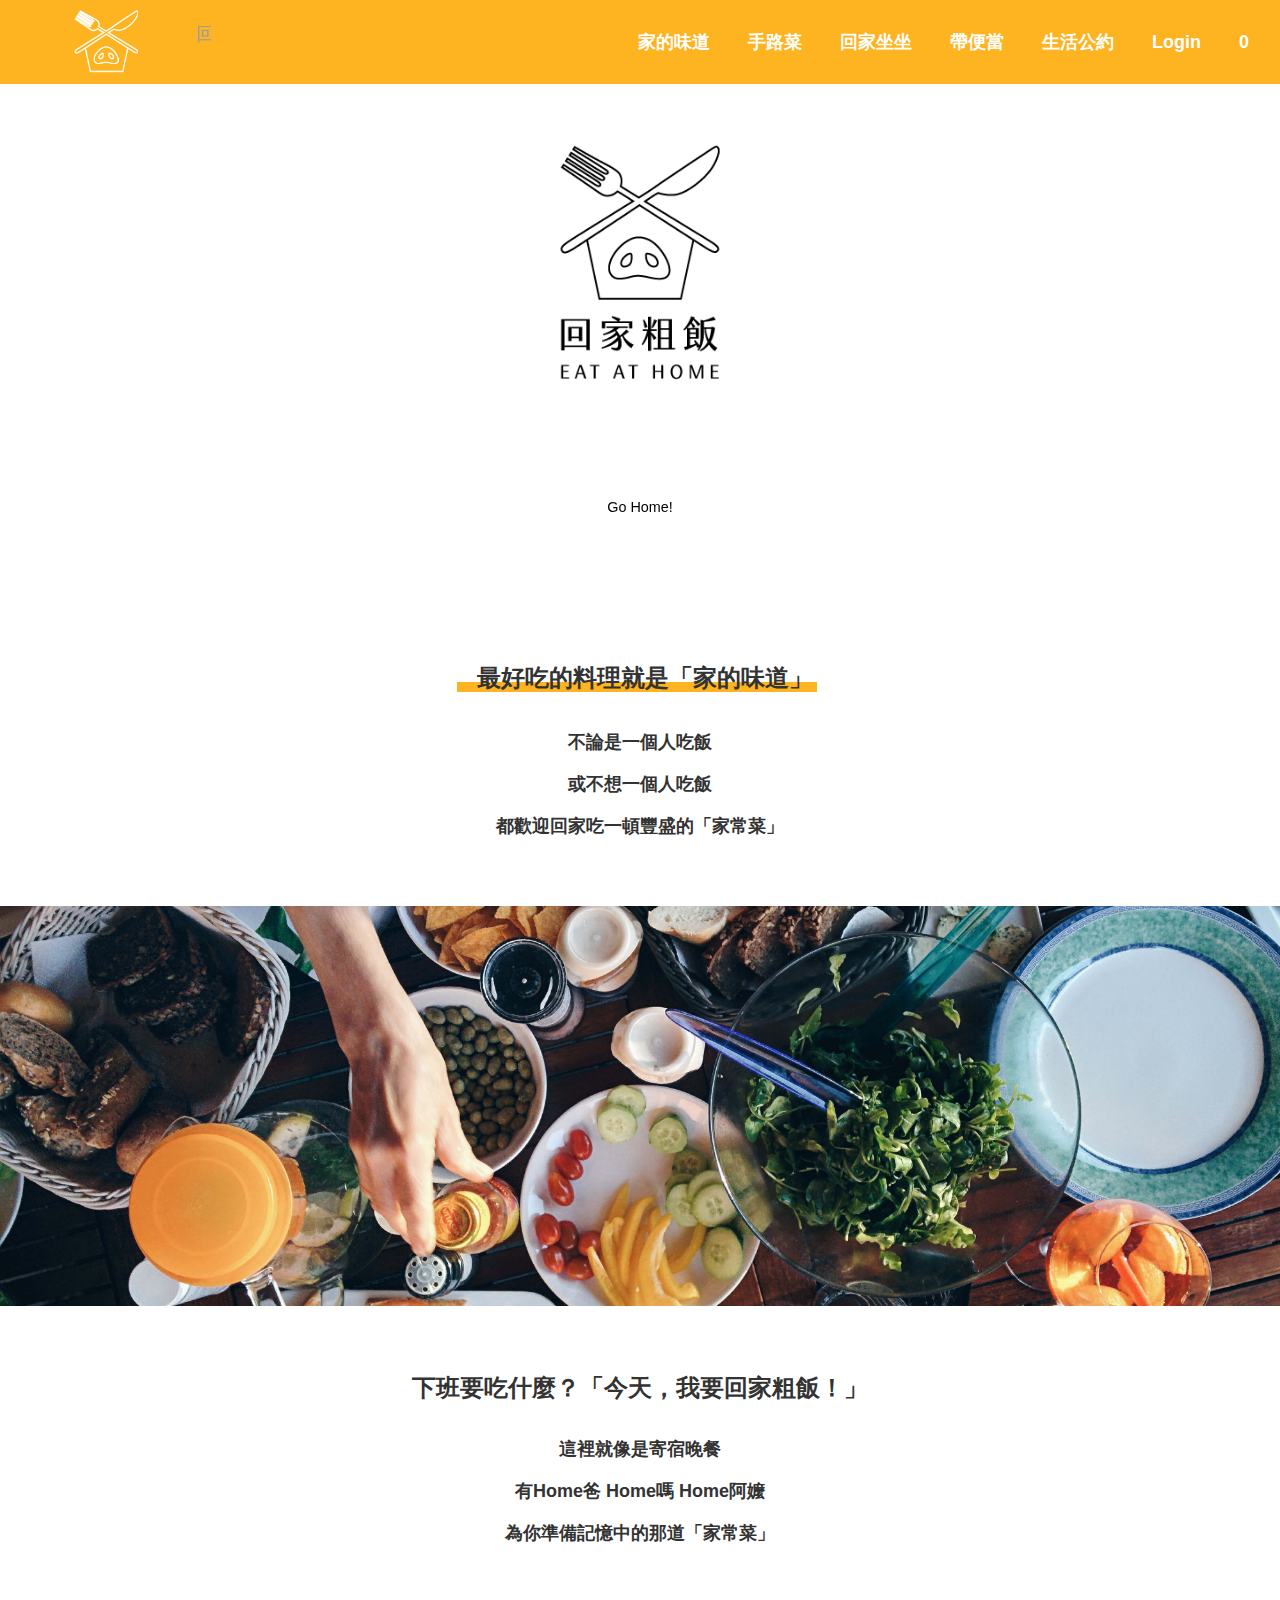
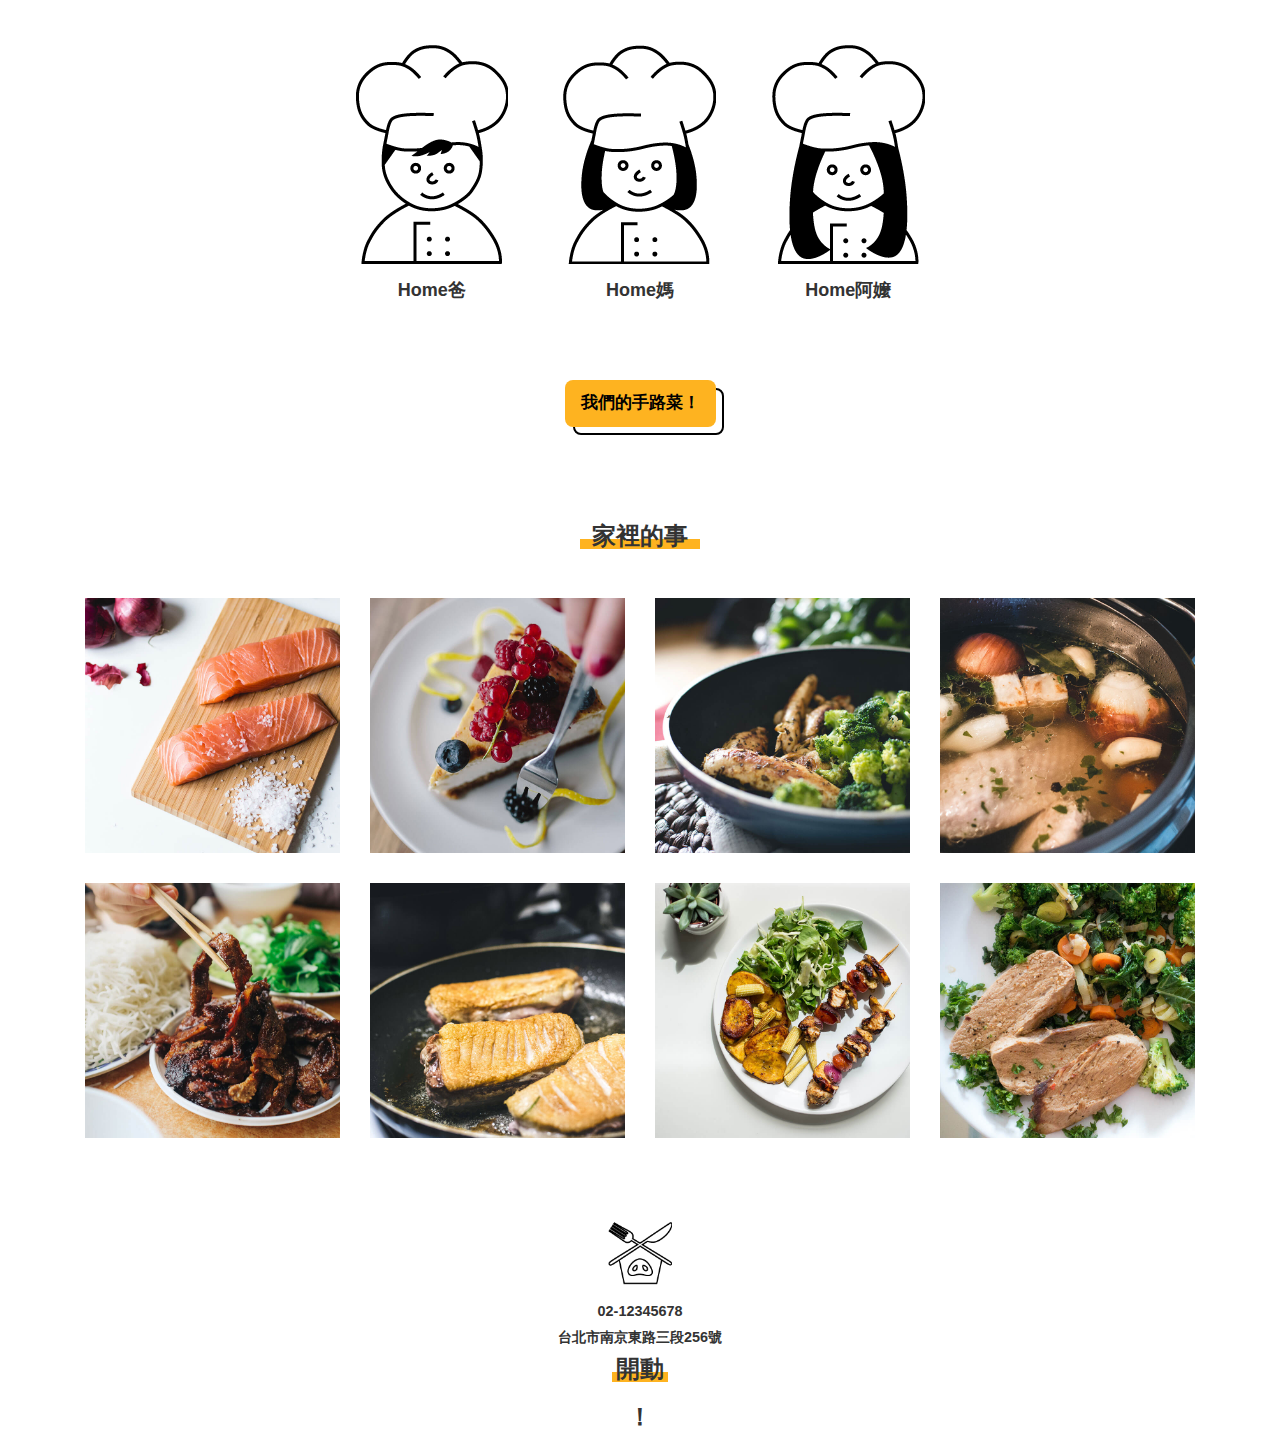
<file: index.html>
<!DOCTYPE html>
<html lang="zh-Hant-TW">
  <head>
    <title>回家粗飯 | EAT AT HOME</title>
    <meta charset="utf-8">
    <meta name="viewport" content="width=device-width, initial-scale=1.0">
    <link rel="icon" href="images/favicon.png" type="image/x-icon">
    <link rel="stylesheet" href="https://use.fontawesome.com/releases/v5.2.0/css/all.css" integrity="sha384-hWVjflwFxL6sNzntih27bfxkr27PmbbK/iSvJ+a4+0owXq79v+lsFkW54bOGbiDQ" crossorigin="anonymous">
    <link rel="stylesheet" href="https://maxcdn.bootstrapcdn.com/bootstrap/3.3.7/css/bootstrap.min.css">
    <link rel="stylesheet" href="css/style.css">
    <script src="https://ajax.googleapis.com/ajax/libs/jquery/3.3.1/jquery.min.js"></script>
    <script src="https://maxcdn.bootstrapcdn.com/bootstrap/3.3.7/js/bootstrap.min.js"></script>
  </head>
  <body>
    <!-- strat navbar -->
    <nav class="navbar navbar-inverse">
      <div class="container-fluid">
        <div class="navbar-header">
          <button type="button" class="navbar-toggle" data-toggle="collapse" data-target="#myNavbar">
          <span class="icon-bar"></span>
          <span class="icon-bar"></span>
          <span class="icon-bar"></span>
          </button>
          <a href="index.html" class="navbar-brand logo">回家粗飯 EAT AT HOME</a>
        </div>
        <div class="collapse navbar-collapse" id="myNavbar">
          <ul class="nav navbar-nav navbar-right">
            <li><a href="about.html"><h4><i class="fas fa-couch"></i>家的味道</h4></a></li>
            <li><a href="menu.html"><h4><i class="fas fa-concierge-bell"></i>手路菜</h4></a></li>
            <li><a href="reservation.html"><h4><i class="fas fa-utensils"></i>回家坐坐</h4></a></li>
            <li><a href="shop.html"><h4><i class="fas fa-drum"></i></i>帶便當</h4></a></li>
            <li><a href="QA.html"><h4><i class="fas fa-lightbulb"></i>生活公約</h4></a></li>
            <!-- <li><a href="#"><h4><i class="fas fa-bell"></i>家裡的事</h4></a></li> -->
            <!-- Login -->
            <li><a href="#" data-toggle="modal" data-target="#login-modal"><h4><i class="fas fa-key"></i>Login</h4></a></li>
            <li><a class="cart"><h4><i class="fas fa-shopping-cart"></i><span id="cartCount">0</span></h4></a></li>

            <div class="modal fade" id="login-modal" tabindex="-1" role="dialog" aria-labelledby="myModalLabel" aria-hidden="true" style="display: none;">
              <div class="modal-dialog">
                <div class="loginmodal-container">
                  <h1>請登入會員</h1><br>
                  <form>
                  <input type="text" name="user" placeholder="帳號">
                  <input type="password" name="pass" placeholder="密碼">
                  <input type="submit" name="login" class="login loginmodal-submit" value="登  入">
                  </form>
                  <div class="login-help">
                  <a href="#">註冊</a> | <a href="#">忘記密碼</a>
                  </div>
                </div>
              </div>
            </div>
            <!-- end Login -->
          </ul>
        </div>
      </div>
    </nav>
    <!-- end navbar -->
    <!-- start kv -->
    <div class="kv">
      <div class="container text-center">
        <div class="content">
          <div class="kv-logo">回家粗飯 EAT AT HOME</div>
          <a href="#anchor">
            <div class="scroll">
              <div class="arrow arrow-first"></div>
              <div class="arrow arrow-second"></div>
              <p>Go Home!</p>
            </div>
          </a>
        </div>
      </div>
      
    </div>
    <!-- end kv -->
    <!-- start jumbotron -->
    <div id="anchor" class="container text-center">
      <div class="content">
        <h2 class="yellow-title-lg">最好吃的料理就是「家的味道」</h2>
        <div class="box">
          <h4>不論是一個人吃飯</h4>
          <h4>或不想一個人吃飯</h4>
          <h4>都歡迎回家吃一頓豐盛的「家常菜」</h4>
        </div>
      </div>
    </div>
    <div class="index-banner"></div>
    <div class="container text-center">
      <div class="content">
        <h2>下班要吃什麼？「今天，我要回家粗飯！」</h2>
        <div class="box">
          <h4>這裡就像是寄宿晚餐</h4>
          <h4>有Home爸 Home嗎 Home阿嬤</h4>
          <h4>為你準備記憶中的那道「家常菜」</h4>
        </div>
      </div>
    </div>
    <!-- end jumbotron -->
    <!-- start family -->
    <div class="container-fluid bg-3 text-center">
      <div class="row box">
        <div class="col-sm-3"></div>
        <div class="col-sm-2">
          <img src="images/chef-01.png" class="img-responsive" alt="Image">
          <h4>Home爸</h4>
        </div>
        <div class="col-sm-2">
          <img src="images/chef-02.png" class="img-responsive" alt="Image">
          <h4>Home媽</h4>
        </div>
        <div class="col-sm-2">
          <img src="images/chef-03.png" class="img-responsive" alt="Image">
          <h4>Home阿嬤</h4>
        </div>
        <div class="col-sm-3"></div>
      </div>
      <button type="button" class="btn btn-warning"><h5>我們的手路菜！</h5></button>
    </div>
    <!-- end family -->
    <!-- IG -->
    <div class="container-fluid bg-3 text-center container">
      <div class="content">
        <h2 class="yellow-title-md">家裡的事</h2>
        <div class="row box">
          <div class="col-sm-3">
            <img src="images/ig-pic-01.jpg" style="width:100%" alt="Image">
          </div>
          <div class="col-sm-3">
            <img src="images/ig-pic-02.jpg" style="width:100%" alt="Image">
          </div>
          <div class="col-sm-3">
            <img src="images/ig-pic-03.jpg" style="width:100%" alt="Image">
          </div>
          <div class="col-sm-3">
            <img src="images/ig-pic-04.jpg" style="width:100%" alt="Image">
          </div>
          <div class="col-sm-3">
            <img src="images/ig-pic-05.jpg" style="width:100%" alt="Image">
          </div>
          <div class="col-sm-3">
            <img src="images/ig-pic-06.jpg" style="width:100%" alt="Image">
          </div>
          <div class="col-sm-3">
            <img src="images/ig-pic-07.jpg" style="width:100%" alt="Image">
          </div>
          <div class="col-sm-3">
            <img src="images/ig-pic-08.jpg" style="width:100%" alt="Image">
          </div>
        </div>
      </div>
    </div>
    <!-- end IG -->
    <!-- footer -->
    <footer class="container-fluid text-center">
      <div class="logo-black">回家粗飯 EAT AT HOME</div>
      <h5>02-12345678</h5>
      <h5>台北市南京東路三段256號</h5>
      <h2 class="yellow-title-sm">開動</h2>
      <h2>！</h2>
    </footer>
    <!-- end footer -->
    <!-- 錨點滑動 -->
    <script>
    $(function() {
    $('a[href*="#"]:not([href="#"])').click(function() {
    if (location.pathname.replace(/^\//,'') == this.pathname.replace(/^\//,'') && location.hostname == this.hostname) {
    var target = $(this.hash);
    target = target.length ? target : $('[name=' + this.hash.slice(1) +']');
    if (target.length) {
    $('html, body').animate({
    scrollTop: target.offset().top
    }, 1000);
    return false;
    }
    }
    });
    });
    </script>
  </body>
</html>
</file>
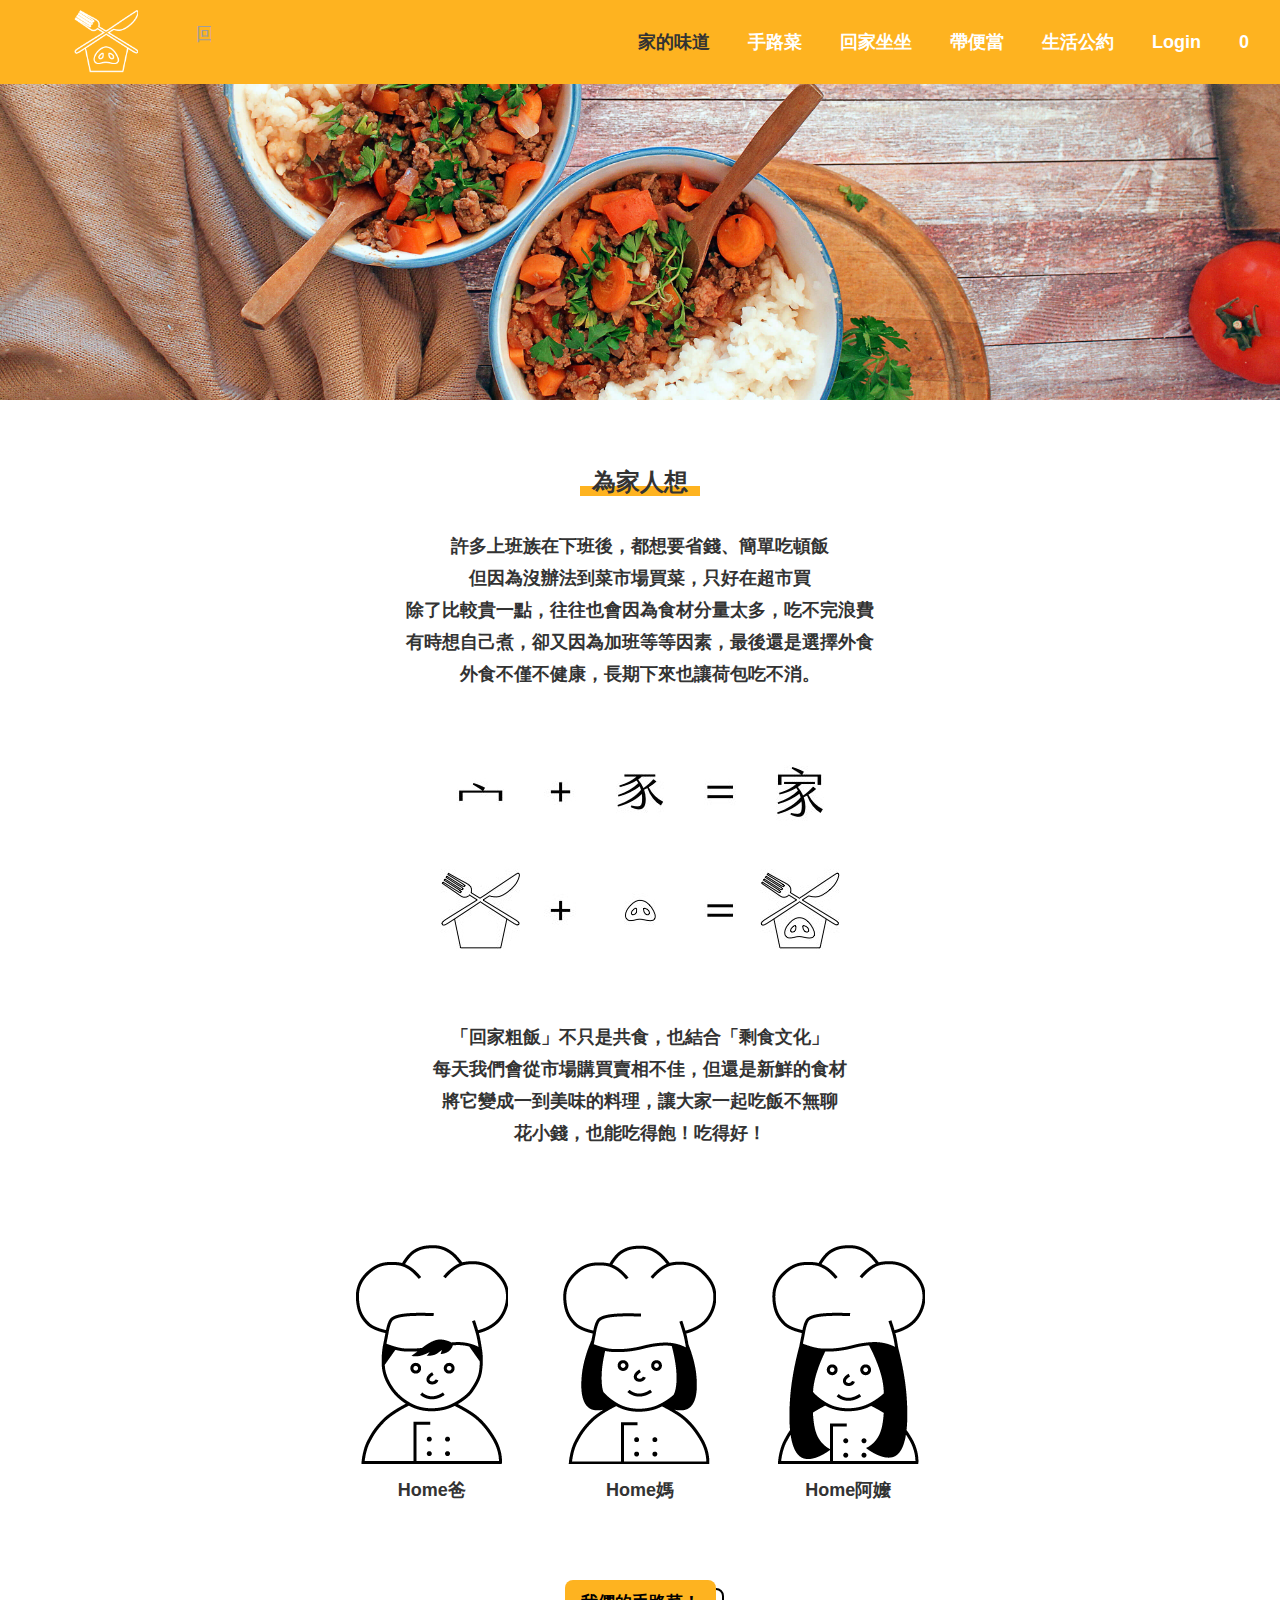
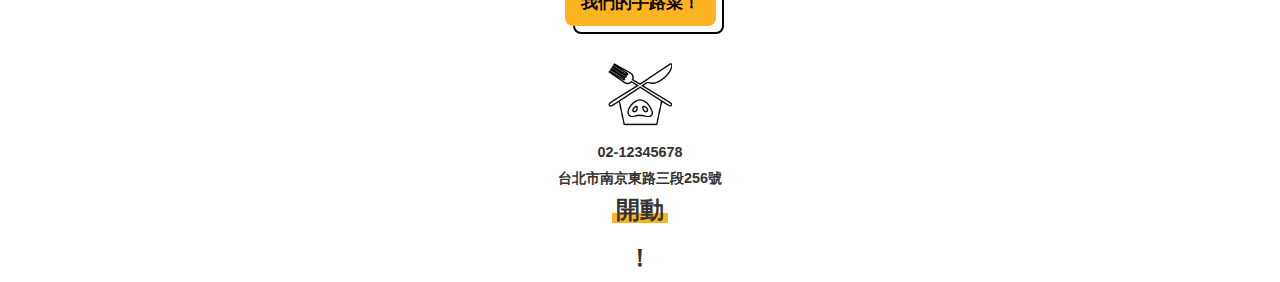
<file: about.html>
<!DOCTYPE html>
<html lang="zh-Hant-TW">
  <head>
    <title>回家粗飯 | EAT AT HOME</title>
    <meta charset="utf-8">
    <meta name="viewport" content="width=device-width, initial-scale=1.0">
    <link rel="icon" href="images/favicon.png" type="image/x-icon">
    <link rel="stylesheet" href="https://use.fontawesome.com/releases/v5.2.0/css/all.css" integrity="sha384-hWVjflwFxL6sNzntih27bfxkr27PmbbK/iSvJ+a4+0owXq79v+lsFkW54bOGbiDQ" crossorigin="anonymous">
    <link rel="stylesheet" href="https://maxcdn.bootstrapcdn.com/bootstrap/3.3.7/css/bootstrap.min.css">
    <link rel="stylesheet" href="css/style.css">
    <script src="https://ajax.googleapis.com/ajax/libs/jquery/3.3.1/jquery.min.js"></script>
    <script src="https://maxcdn.bootstrapcdn.com/bootstrap/3.3.7/js/bootstrap.min.js"></script>
  </head>
  <body>
    <!-- strat navbar -->
    <nav class="navbar navbar-inverse">
      <div class="container-fluid">
        <div class="navbar-header">
          <button type="button" class="navbar-toggle" data-toggle="collapse" data-target="#myNavbar">
          <span class="icon-bar"></span>
          <span class="icon-bar"></span>
          <span class="icon-bar"></span>
          </button>
          <a href="index.html" class="navbar-brand logo">回家粗飯 EAT AT HOME</a>
        </div>
        <div class="collapse navbar-collapse" id="myNavbar">
          <ul class="nav navbar-nav navbar-right">
            <li><a class="active" href="about.html"><h4><i class="fas fa-couch"></i>家的味道</h4></a></li>
            <li><a href="menu.html"><h4><i class="fas fa-concierge-bell"></i>手路菜</h4></a></li>
            <li><a href="reservation.html"><h4><i class="fas fa-utensils"></i>回家坐坐</h4></a></li>
            <li><a href="shop.html"><h4><i class="fas fa-drum"></i></i>帶便當</h4></a></li>
            <li><a href="QA.html"><h4><i class="fas fa-lightbulb"></i>生活公約</h4></a></li>
            <!-- <li><a href="#"><h4><i class="fas fa-bell"></i>家裡的事</h4></a></li> -->
            <!-- Login -->
            <li><a href="#" data-toggle="modal" data-target="#login-modal"><h4><i class="fas fa-key"></i>Login</h4></a></li>
            <li><a class="cart"><h4><i class="fas fa-shopping-cart"></i><span id="cartCount">0</span></h4></a></li>

            <div class="modal fade" id="login-modal" tabindex="-1" role="dialog" aria-labelledby="myModalLabel" aria-hidden="true" style="display: none;">
              <div class="modal-dialog">
                <div class="loginmodal-container">
                  <h1>請登入會員</h1><br>
                  <form>
                  <input type="text" name="user" placeholder="帳號">
                  <input type="password" name="pass" placeholder="密碼">
                  <input type="submit" name="login" class="login loginmodal-submit" value="登  入">
                  </form>
                  <div class="login-help">
                  <a href="#">註冊</a> | <a href="#">忘記密碼</a>
                  </div>
                </div>
              </div>
            </div>
            <!-- end Login -->
          </ul>
        </div>
      </div>
    </nav>
    <!-- end navbar -->
    <!-- start jumbotron -->
    <div class="about-banner"></div>
    <!-- end jumbotron -->
    <!-- about -->
    <div class="container text-center">
      <div class="content">
        <h2 class="yellow-title-md">為家人想</h2>
        <div class="box">
          <h4>許多上班族在下班後，都想要省錢、簡單吃頓飯<br>
          但因為沒辦法到菜市場買菜，只好在超市買<br>
          除了比較貴一點，往往也會因為食材分量太多，吃不完浪費<br>
          有時想自己煮，卻又因為加班等等因素，最後還是選擇外食<br>
          外食不僅不健康，長期下來也讓荷包吃不消。
          </h4>
        </div>
        <div class="box">
          <img src="images/about.jpg" class="img-responsive" alt="Image">
        </div>
        <div class="box">
          <h4>「回家粗飯」不只是共食，也結合「剩食文化」<br>
          每天我們會從市場購買賣相不佳，但還是新鮮的食材<br>
          將它變成一到美味的料理，讓大家一起吃飯不無聊<br>
          花小錢，也能吃得飽！吃得好！
          </h4>
        </div>
      </div>
    </div>
    <!-- end about -->
    <!-- start family -->
    <div class="container-fluid bg-3 text-center">
      <div class="row box">
        <div class="col-sm-3"></div>
        <div class="col-sm-2">
          <img src="images/chef-01.png" class="img-responsive" alt="Image">
          <h4>Home爸</h4>
        </div>
        <div class="col-sm-2">
          <img src="images/chef-02.png" class="img-responsive" alt="Image">
          <h4>Home媽</h4>
        </div>
        <div class="col-sm-2">
          <img src="images/chef-03.png" class="img-responsive" alt="Image">
          <h4>Home阿嬤</h4>
        </div>
        <div class="col-sm-3"></div>
      </div>
      <button type="button" class="btn btn-warning"><h5>我們的手路菜！</h5></button>
    </div>
    <!-- end family -->
    <!-- footer -->
    <footer class="container-fluid text-center">
      <div class="logo-black">回家粗飯 EAT AT HOME</div>
      <h5>02-12345678</h5>
      <h5>台北市南京東路三段256號</h5>
      <h2 class="yellow-title-sm">開動</h2>
      <h2>！</h2>
    </footer>
    <!-- end footer -->
    <!-- 錨點滑動 -->
    <script>
    $(function() {
    $('a[href*="#"]:not([href="#"])').click(function() {
    if (location.pathname.replace(/^\//,'') == this.pathname.replace(/^\//,'') && location.hostname == this.hostname) {
    var target = $(this.hash);
    target = target.length ? target : $('[name=' + this.hash.slice(1) +']');
    if (target.length) {
    $('html, body').animate({
    scrollTop: target.offset().top
    }, 1000);
    return false;
    }
    }
    });
    });
    </script>
  </body>
</html>
</file>
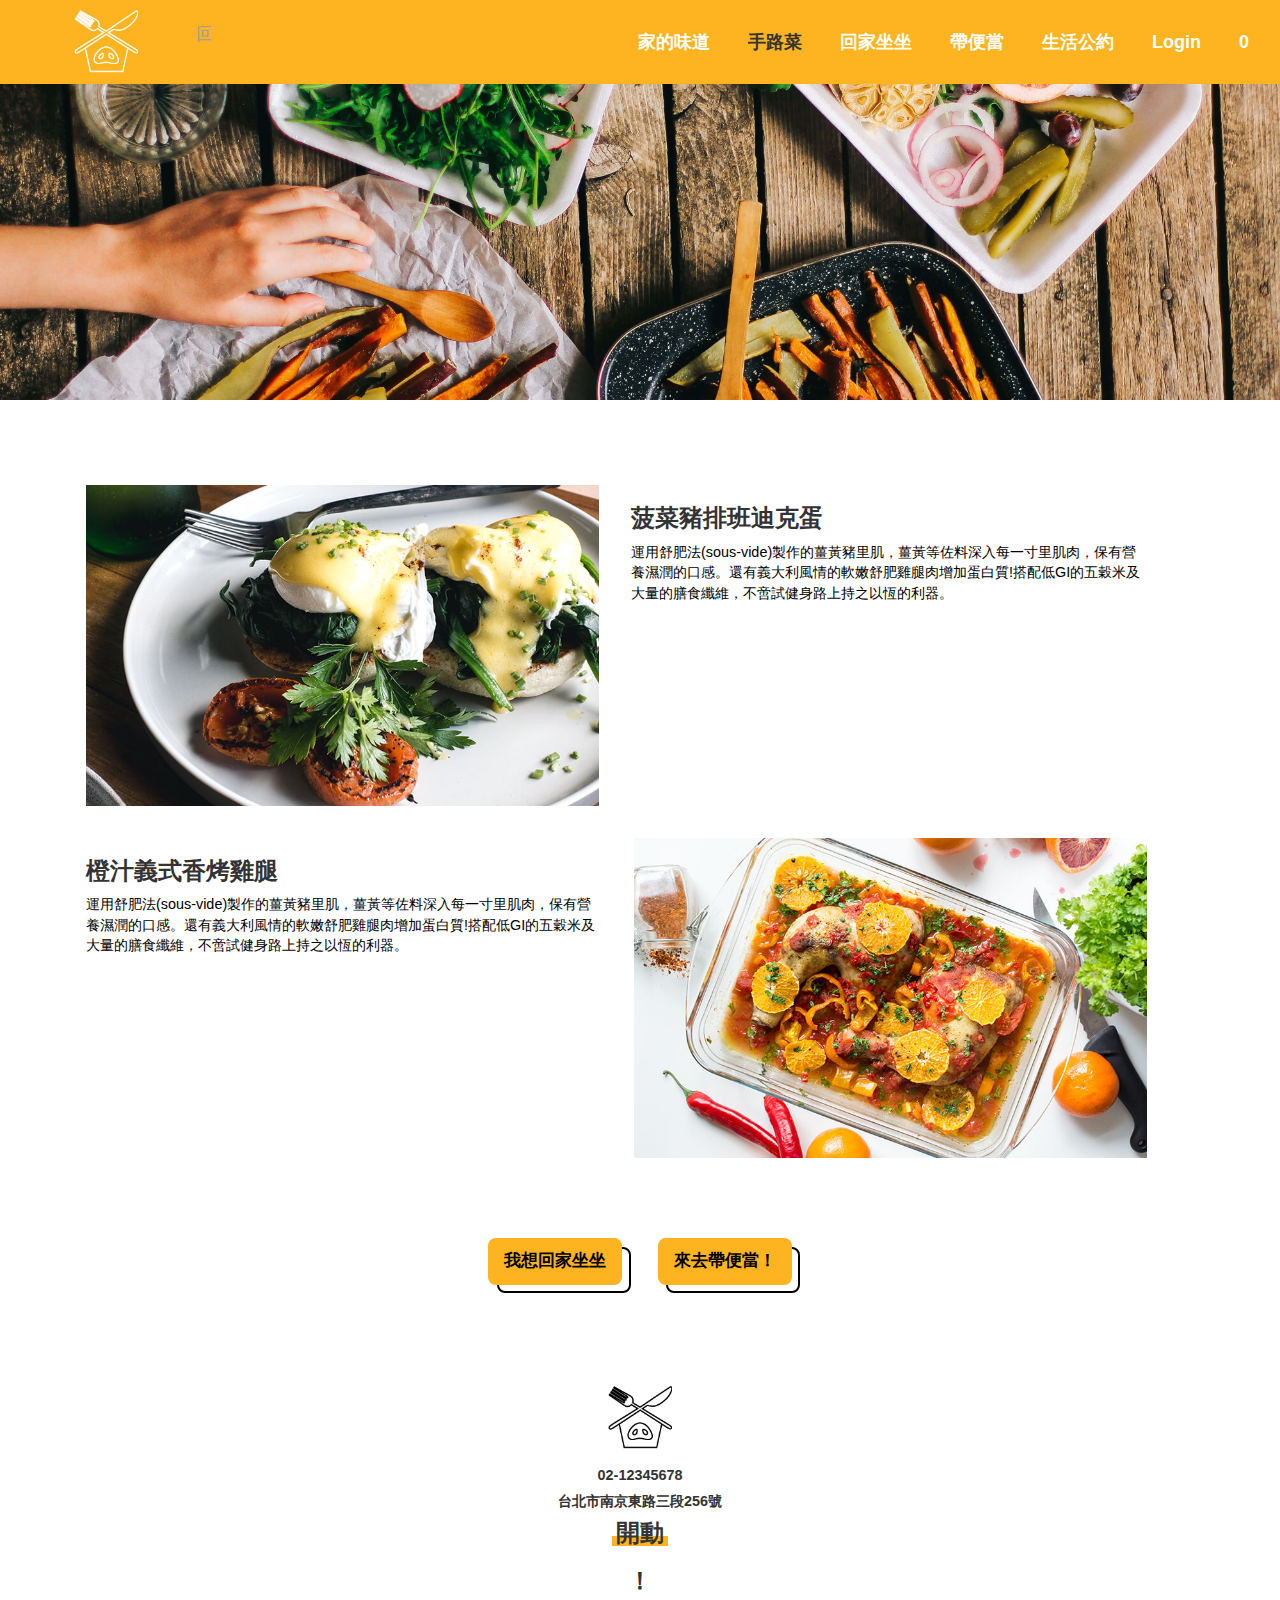
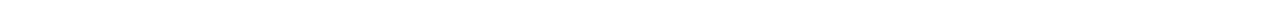
<file: menu.html>
<!DOCTYPE html>
<html lang="zh-Hant-TW">
  <head>
    <title>回家粗飯 | EAT AT HOME</title>
    <meta charset="utf-8">
    <meta name="viewport" content="width=device-width, initial-scale=1.0">
    <link rel="icon" href="images/favicon.png" type="image/x-icon">
    <link rel="stylesheet" href="https://use.fontawesome.com/releases/v5.2.0/css/all.css" integrity="sha384-hWVjflwFxL6sNzntih27bfxkr27PmbbK/iSvJ+a4+0owXq79v+lsFkW54bOGbiDQ" crossorigin="anonymous">
    <link rel="stylesheet" href="https://maxcdn.bootstrapcdn.com/bootstrap/3.3.7/css/bootstrap.min.css">
    <link rel="stylesheet" href="css/style.css">
    <script src="https://ajax.googleapis.com/ajax/libs/jquery/3.3.1/jquery.min.js"></script>
    <script src="https://maxcdn.bootstrapcdn.com/bootstrap/3.3.7/js/bootstrap.min.js"></script>
  </head>
  <body>
    <!-- strat navbar -->
    <nav class="navbar navbar-inverse">
      <div class="container-fluid">
        <div class="navbar-header">
          <button type="button" class="navbar-toggle" data-toggle="collapse" data-target="#myNavbar">
          <span class="icon-bar"></span>
          <span class="icon-bar"></span>
          <span class="icon-bar"></span>
          </button>
          <a href="index.html" class="navbar-brand logo">回家粗飯 EAT AT HOME</a>
        </div>
        <div class="collapse navbar-collapse" id="myNavbar">
          <ul class="nav navbar-nav navbar-right">
            <li><a href="about.html"><h4><i class="fas fa-couch"></i>家的味道</h4></a></li>
            <li><a class="active" href="menu.html"><h4><i class="fas fa-concierge-bell"></i>手路菜</h4></a></li>
            <li><a href="reservation.html"><h4><i class="fas fa-utensils"></i>回家坐坐</h4></a></li>
            <li><a href="shop.html"><h4><i class="fas fa-drum"></i></i>帶便當</h4></a></li>
            <li><a href="QA.html"><h4><i class="fas fa-lightbulb"></i>生活公約</h4></a></li>
            <!-- <li><a href="#"><h4><i class="fas fa-bell"></i>家裡的事</h4></a></li> -->
            <!-- Login -->
            <li><a href="#" data-toggle="modal" data-target="#login-modal"><h4><i class="fas fa-key"></i>Login</h4></a></li>
            <li><a class="cart"><h4><i class="fas fa-shopping-cart"></i><span id="cartCount">0</span></h4></a></li>

            <div class="modal fade" id="login-modal" tabindex="-1" role="dialog" aria-labelledby="myModalLabel" aria-hidden="true" style="display: none;">
              <div class="modal-dialog">
                <div class="loginmodal-container">
                  <h1>請登入會員</h1><br>
                  <form>
                  <input type="text" name="user" placeholder="帳號">
                  <input type="password" name="pass" placeholder="密碼">
                  <input type="submit" name="login" class="login loginmodal-submit" value="登  入">
                  </form>
                  <div class="login-help">
                  <a href="#">註冊</a> | <a href="#">忘記密碼</a>
                  </div>
                </div>
              </div>
            </div>
            <!-- end Login -->
          </ul>
        </div>
      </div>
    </nav>
    <!-- end navbar -->
    <!-- start jumbotron -->
    <div class="menu-banner"></div>
    <!-- end jumbotron -->
    <!-- menu -->
    <div class="container">
      <div class="content">
        <div class="menu">
          <div class="menu-left">
            <img src="images/food-01.jpg" class="img-responsive" style="width:100%" alt="Image">
          </div
          ><div class="menu-right">
            <h2>菠菜豬排班迪克蛋</h2>
            <p>運用舒肥法(sous-vide)製作的薑黃豬里肌，薑黃等佐料深入每一寸里肌肉，保有營養濕潤的口感。還有義大利風情的軟嫩舒肥雞腿肉增加蛋白質!搭配低GI的五穀米及大量的膳食纖維，不啻試健身路上持之以恆的利器。</p>
          </div>
        </div>
        <div class="menu">
          <div class="menu-left">
            <h2>橙汁義式香烤雞腿</h2>
            <p>運用舒肥法(sous-vide)製作的薑黃豬里肌，薑黃等佐料深入每一寸里肌肉，保有營養濕潤的口感。還有義大利風情的軟嫩舒肥雞腿肉增加蛋白質!搭配低GI的五穀米及大量的膳食纖維，不啻試健身路上持之以恆的利器。</p>
          </div>
          <div class="menu-right">
            <img src="images/food-02.jpg" class="img-responsive" style="width:100%" alt="Image">
          </div>
        </div>
        <div class="menu-btn box">
          <button type="button" class="btn btn-warning"><a href="reservation.html"><h5>我想回家坐坐</h5></a></button>
          <button type="button" class="btn btn-warning"><a href="shop.html"><h5>來去帶便當！</h5></a></button>
        </div>
      </div>
      
      
      
    </div>
    <!-- end menu -->
    <!-- footer -->
    <footer class="container-fluid text-center">
      <div class="logo-black">回家粗飯 EAT AT HOME</div>
      <h5>02-12345678</h5>
      <h5>台北市南京東路三段256號</h5>
      <h2 class="yellow-title-sm">開動</h2>
      <h2>！</h2>
    </footer>
    <!-- end footer -->
    <!-- 錨點滑動 -->
    <script>
    $(function() {
    $('a[href*="#"]:not([href="#"])').click(function() {
    if (location.pathname.replace(/^\//,'') == this.pathname.replace(/^\//,'') && location.hostname == this.hostname) {
    var target = $(this.hash);
    target = target.length ? target : $('[name=' + this.hash.slice(1) +']');
    if (target.length) {
    $('html, body').animate({
    scrollTop: target.offset().top
    }, 1000);
    return false;
    }
    }
    });
    });
    </script>
  </body>
</html>
</file>
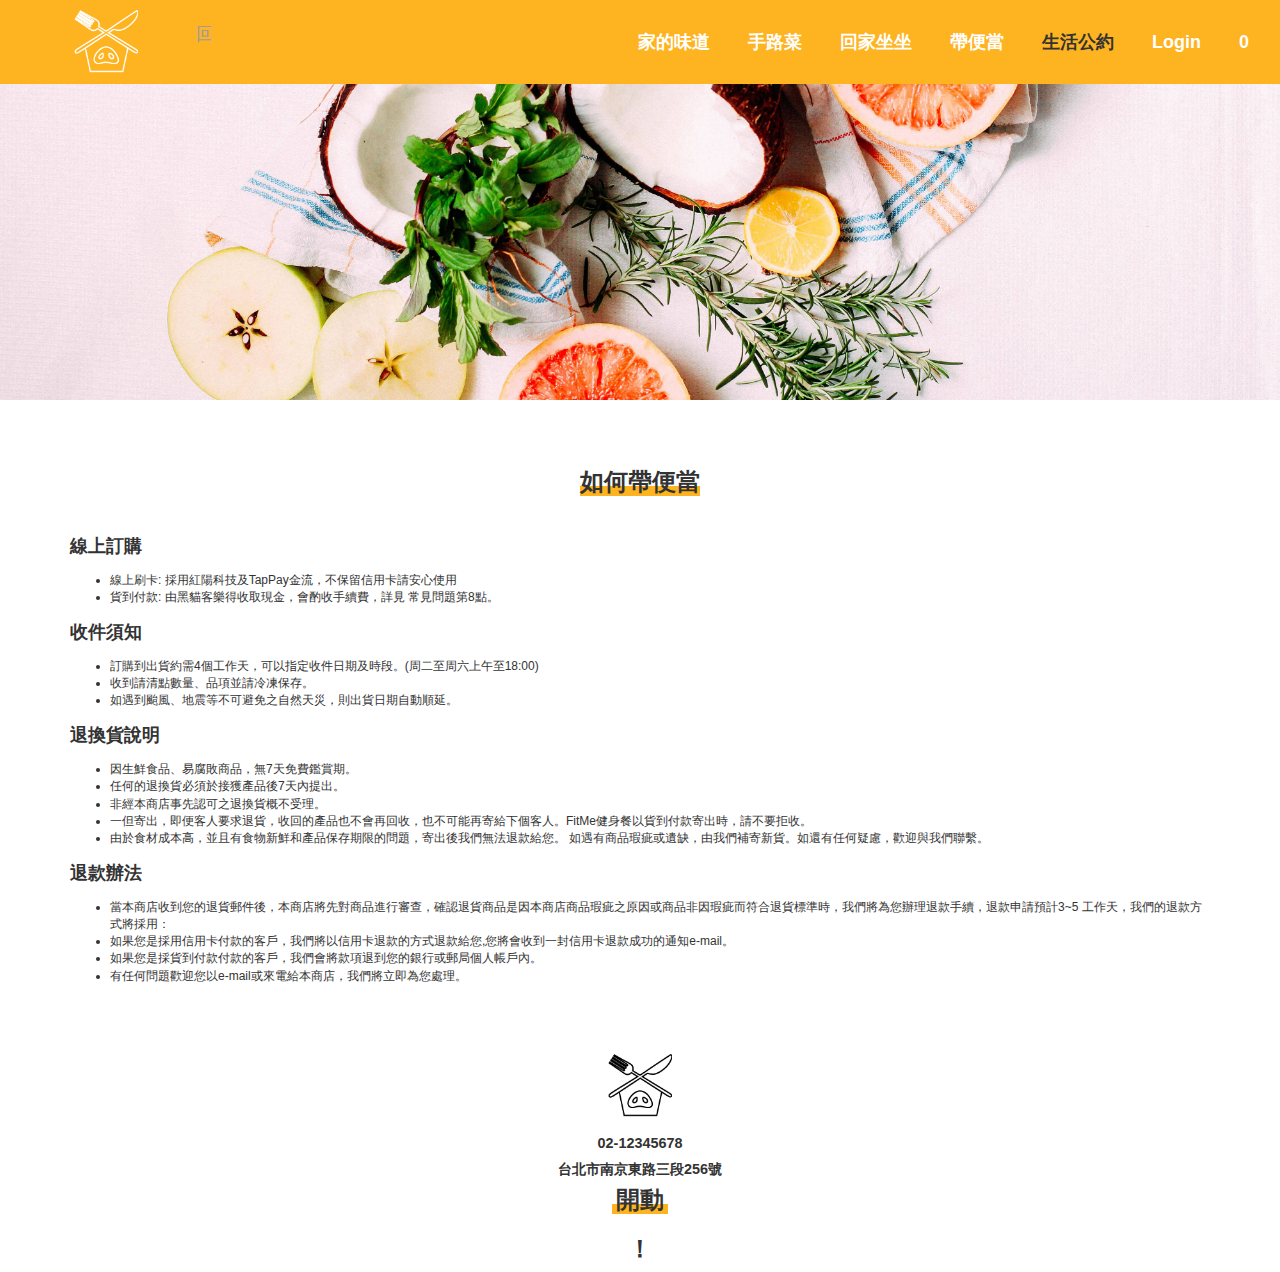
<file: QA.html>
<!DOCTYPE html>
<html lang="zh-Hant-TW">
  <head>
    <title>回家粗飯 | EAT AT HOME</title>
    <meta charset="utf-8">
    <meta name="viewport" content="width=device-width, initial-scale=1.0">
    <link rel="icon" href="images/favicon.png" type="image/x-icon">
    <link rel="stylesheet" href="https://use.fontawesome.com/releases/v5.2.0/css/all.css" integrity="sha384-hWVjflwFxL6sNzntih27bfxkr27PmbbK/iSvJ+a4+0owXq79v+lsFkW54bOGbiDQ" crossorigin="anonymous">
    <link rel="stylesheet" href="https://maxcdn.bootstrapcdn.com/bootstrap/3.3.7/css/bootstrap.min.css">
    <link rel="stylesheet" href="css/style.css">
    <script src="https://ajax.googleapis.com/ajax/libs/jquery/3.3.1/jquery.min.js"></script>
    <script src="https://maxcdn.bootstrapcdn.com/bootstrap/3.3.7/js/bootstrap.min.js"></script>
  </head>
  <body>
    <!-- strat navbar -->
    <nav class="navbar navbar-inverse">
      <div class="container-fluid">
        <div class="navbar-header">
          <button type="button" class="navbar-toggle" data-toggle="collapse" data-target="#myNavbar">
          <span class="icon-bar"></span>
          <span class="icon-bar"></span>
          <span class="icon-bar"></span>
          </button>
          <a href="index.html" class="navbar-brand logo">回家粗飯 EAT AT HOME</a>
        </div>
        <div class="collapse navbar-collapse" id="myNavbar">
          <ul class="nav navbar-nav navbar-right">
            <li><a href="about.html"><h4><i class="fas fa-couch"></i>家的味道</h4></a></li>
            <li><a href="menu.html"><h4><i class="fas fa-concierge-bell"></i>手路菜</h4></a></li>
            <li><a href="reservation.html"><h4><i class="fas fa-utensils"></i>回家坐坐</h4></a></li>
            <li><a href="shop.html"><h4><i class="fas fa-drum"></i></i>帶便當</h4></a></li>
            <li><a class="active" href="QA.html"><h4><i class="fas fa-lightbulb"></i>生活公約</h4></a></li>
            <!-- <li><a href="#"><h4><i class="fas fa-bell"></i>家裡的事</h4></a></li> -->
            <!-- Login -->
            <li><a href="#" data-toggle="modal" data-target="#login-modal"><h4><i class="fas fa-key"></i>Login</h4></a></li>
            <li><a class="cart"><h4><i class="fas fa-shopping-cart"></i><span id="cartCount">0</span></h4></a></li>

            <div class="modal fade" id="login-modal" tabindex="-1" role="dialog" aria-labelledby="myModalLabel" aria-hidden="true" style="display: none;">
              <div class="modal-dialog">
                <div class="loginmodal-container">
                  <h1>請登入會員</h1><br>
                  <form>
                  <input type="text" name="user" placeholder="帳號">
                  <input type="password" name="pass" placeholder="密碼">
                  <input type="submit" name="login" class="login loginmodal-submit" value="登  入">
                  </form>
                  <div class="login-help">
                  <a href="#">註冊</a> | <a href="#">忘記密碼</a>
                  </div>
                </div>
              </div>
            </div>
            <!-- end Login -->
          </ul>
        </div>
      </div>
    </nav>
    <!-- end navbar -->
    <!-- start jumbotron -->
    <div class="QA-banner"></div>
    <!-- end jumbotron -->

    <!-- shop -->
    <div class="container">
      <div class="content">
        <h2 class="yellow-title-md text-center">如何帶便當</h2>
        <div class="box">
          <h4>線上訂購</h4>
          <ul>
            <li>線上刷卡: 採用紅陽科技及TapPay金流，不保留信用卡請安心使用</li>
            <li>貨到付款: 由黑貓客樂得收取現金，會酌收手續費，詳見 常見問題第8點。</li>
          </ul>
          <h4>收件須知</h4>
          <ul>
            <li>訂購到出貨約需4個工作天，可以指定收件日期及時段。(周二至周六上午至18:00)</li>
            <li>收到請清點數量、品項並請冷凍保存。</li>
            <li>如遇到颱風、地震等不可避免之自然天災，則出貨日期自動順延。</li>
          </ul>
          <h4>退換貨說明</h4>
          <ul>
            <li>因生鮮食品、易腐敗商品，無7天免費鑑賞期。</li>
            <li>任何的退換貨必須於接獲產品後7天內提出。</li>
            <li>非經本商店事先認可之退換貨概不受理。</li>
            <li>一但寄出，即便客人要求退貨，收回的產品也不會再回收，也不可能再寄給下個客人。FitMe健身餐以貨到付款寄出時，請不要拒收。</li>
            <li>由於食材成本高，並且有食物新鮮和產品保存期限的問題，寄出後我們無法退款給您。 如遇有商品瑕疵或遺缺，由我們補寄新貨。如還有任何疑慮，歡迎與我們聯繫。</li>
          </ul>
          <h4>退款辦法</h4>
          <ul>
            <li>當本商店收到您的退貨郵件後，本商店將先對商品進行審查，確認退貨商品是因本商店商品瑕疵之原因或商品非因瑕疵而符合退貨標準時，我們將為您辦理退款手續，退款申請預計3~5 工作天，我們的退款方式將採用：</li>
            <li>如果您是採用信用卡付款的客戶，我們將以信用卡退款的方式退款給您,您將會收到一封信用卡退款成功的通知e-mail。</li>
            <li>如果您是採貨到付款付款的客戶，我們會將款項退到您的銀行或郵局個人帳戶內。</li>
            <li>有任何問題歡迎您以e-mail或來電給本商店，我們將立即為您處理。</li>
          </ul>
        </div>
      </div>
    </div>
    
    <!-- end shop -->

    <!-- footer -->
    <footer class="container-fluid text-center">
      <div class="logo-black">回家粗飯 EAT AT HOME</div>
      <h5>02-12345678</h5>
      <h5>台北市南京東路三段256號</h5>
      <h2 class="yellow-title-sm">開動</h2>
      <h2>！</h2>
    </footer>
    <!-- end footer -->
    <!-- 錨點滑動 -->
    <script>
    $(function() {
    $('a[href*="#"]:not([href="#"])').click(function() {
    if (location.pathname.replace(/^\//,'') == this.pathname.replace(/^\//,'') && location.hostname == this.hostname) {
    var target = $(this.hash);
    target = target.length ? target : $('[name=' + this.hash.slice(1) +']');
    if (target.length) {
    $('html, body').animate({
    scrollTop: target.offset().top
    }, 1000);
    return false;
    }
    }
    });
    });
    </script>
  </body>
</html>
</file>
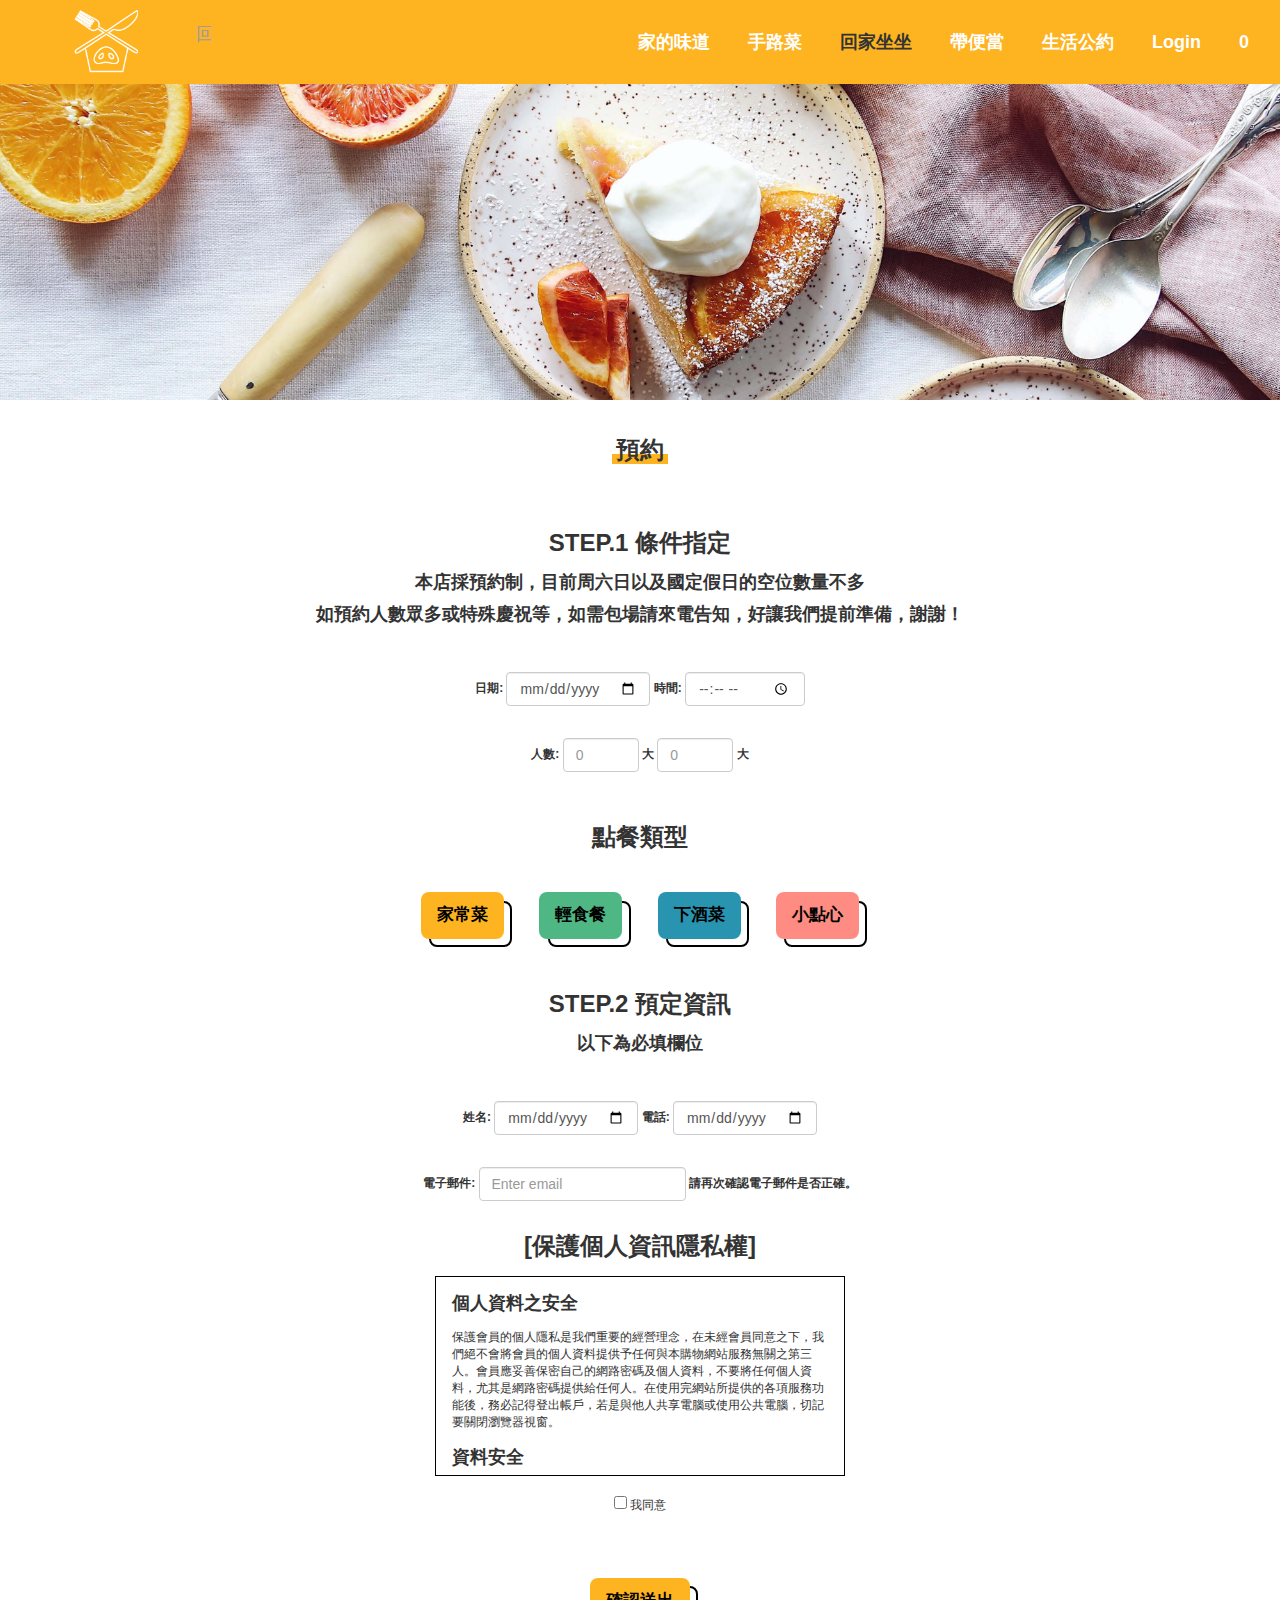
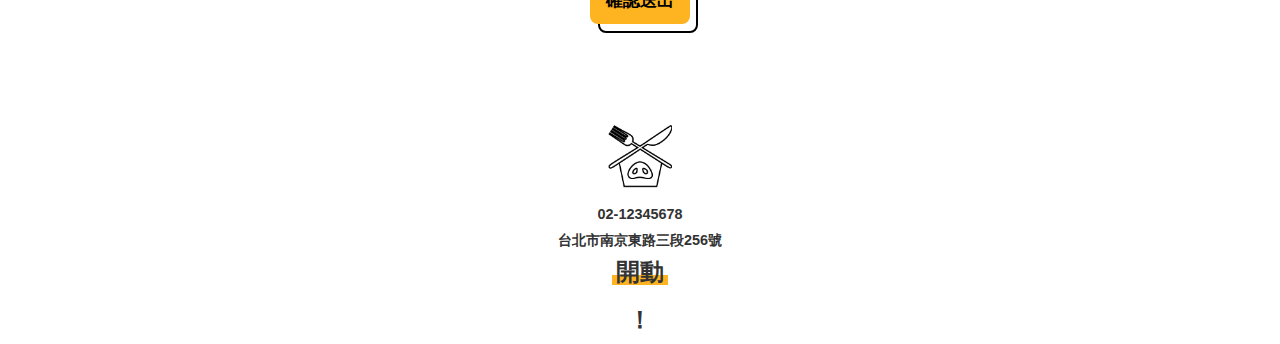
<file: reservation.html>
<!DOCTYPE html>
<html lang="zh-Hant-TW">
  <head>
    <title>回家粗飯 | EAT AT HOME</title>
    <meta charset="utf-8">
    <meta name="viewport" content="width=device-width, initial-scale=1.0">
    <link rel="icon" href="images/favicon.png" type="image/x-icon">
    <link rel="stylesheet" href="https://use.fontawesome.com/releases/v5.2.0/css/all.css" integrity="sha384-hWVjflwFxL6sNzntih27bfxkr27PmbbK/iSvJ+a4+0owXq79v+lsFkW54bOGbiDQ" crossorigin="anonymous">
    <link rel="stylesheet" href="https://maxcdn.bootstrapcdn.com/bootstrap/3.3.7/css/bootstrap.min.css">
    <link rel="stylesheet" href="css/style.css">
    <script src="https://ajax.googleapis.com/ajax/libs/jquery/3.3.1/jquery.min.js"></script>
    <script src="https://maxcdn.bootstrapcdn.com/bootstrap/3.3.7/js/bootstrap.min.js"></script>
  </head>
  <body>
    <!-- strat navbar -->
    <nav class="navbar navbar-inverse">
      <div class="container-fluid">
        <div class="navbar-header">
          <button type="button" class="navbar-toggle" data-toggle="collapse" data-target="#myNavbar">
          <span class="icon-bar"></span>
          <span class="icon-bar"></span>
          <span class="icon-bar"></span>
          </button>
          <a href="index.html" class="navbar-brand logo">回家粗飯 EAT AT HOME</a>
        </div>
        <div class="collapse navbar-collapse" id="myNavbar">
          <ul class="nav navbar-nav navbar-right">
            <li><a href="about.html"><h4><i class="fas fa-couch"></i>家的味道</h4></a></li>
            <li><a href="menu.html"><h4><i class="fas fa-concierge-bell"></i>手路菜</h4></a></li>
            <li><a class="active" href="reservation.html"><h4><i class="fas fa-utensils"></i>回家坐坐</h4></a></li>
            <li><a href="shop.html"><h4><i class="fas fa-drum"></i></i>帶便當</h4></a></li>
            <li><a href="QA.html"><h4><i class="fas fa-lightbulb"></i>生活公約</h4></a></li>
            <!-- <li><a href="#"><h4><i class="fas fa-bell"></i>家裡的事</h4></a></li> -->
            <!-- Login -->
            <li><a href="#" data-toggle="modal" data-target="#login-modal"><h4><i class="fas fa-key"></i>Login</h4></a></li>
            <li><a class="cart"><h4><i class="fas fa-shopping-cart"></i><span id="cartCount">0</span></h4></a></li>

            <div class="modal fade" id="login-modal" tabindex="-1" role="dialog" aria-labelledby="myModalLabel" aria-hidden="true" style="display: none;">
              <div class="modal-dialog">
                <div class="loginmodal-container">
                  <h1>請登入會員</h1><br>
                  <form>
                  <input type="text" name="user" placeholder="帳號">
                  <input type="password" name="pass" placeholder="密碼">
                  <input type="submit" name="login" class="login loginmodal-submit" value="登  入">
                  </form>
                  <div class="login-help">
                  <a href="#">註冊</a> | <a href="#">忘記密碼</a>
                  </div>
                </div>
              </div>
            </div>
            <!-- end Login -->
          </ul>
        </div>
      </div>
    </nav>
    <!-- end navbar -->
    <!-- start jumbotron -->
    <div class="reservation-banner"></div>
    <!-- end jumbotron -->
    <!-- reservation -->
    <div class="container">
      <div class="box">
        <h2 class="yellow-title-sm text-center">預約</h2>
      </div>
      <div class="reservation content">
        <form class="form-inline" action="/action_page.php">
          <h2>STEP.1 條件指定</h2>
          <h4>本店採預約制，目前周六日以及國定假日的空位數量不多<br>
          如預約人數眾多或特殊慶祝等，如需包場請來電告知，好讓我們提前準備，謝謝！</h4>
          <div class="form-group box">
            <label for="email">日期:</label>
            <input type="date" class="form-control" id="date" placeholder="Enter date" name="date">
          </div>
          <div class="form-group box">
            <label for="pwd">時間:</label>
            <input type="time" class="form-control" id="time" placeholder="Enter time" name="time">
          </div>
          <br>
          <div class="form-group box">
            <label for="pwd">人數:</label>
            <input type="number" class="form-control" id="number" placeholder="0" name="number" min="1" max="15">
            <label for="pwd">大</label>
          </div>
          <div class="form-group box">
            <input type="number" class="form-control" id="number" placeholder="0" name="number" min="1" max="15">
            <label for="pwd">大</label>
          </div>
          <br>
          <div class="form-group box">
            <h2>點餐類型</h2>
            <button type="button" class="btn btn-warning"><h5>家常菜</h5></button>
            <button type="button" class="btn btn-success"><h5>輕食餐</h5></button>
            <button type="button" class="btn btn-info"><h5>下酒菜</h5></button>
            <button type="button" class="btn btn-danger"><h5>小點心</h5></button>
          </div>
          <br>
          <h2>STEP.2 預定資訊</h2>
          <h4>以下為必填欄位</h4>
          <div class="form-group box">
            <label for="email">姓名:</label>
            <input type="date" class="form-control" id="date" placeholder="Enter date" name="date">
          </div>
          <div class="form-group box">
            <label for="email">電話:</label>
            <input type="date" class="form-control" id="date" placeholder="Enter date" name="date">
          </div>
          <br>
          <div class="form-group box">
            <label for="email">電子郵件:</label>
            <input type="email" class="form-control" id="email" placeholder="Enter email" name="email">
            <label for="email">請再次確認電子郵件是否正確。</label>
          </div>
          <br>
          <div class="box">
             <h2>[保護個人資訊隱私權]</h2>
             <div class="info">
                <h4>個人資料之安全</h4>
                保護會員的個人隱私是我們重要的經營理念，在未經會員同意之下，我們絕不會將會員的個人資料提供予任何與本購物網站服務無關之第三人。會員應妥善保密自己的網路密碼及個人資料，不要將任何個人資料，尤其是網路密碼提供給任何人。在使用完網站所提供的各項服務功能後，務必記得登出帳戶，若是與他人共享電腦或使用公共電腦，切記要關閉瀏覽器視窗。<br>
                <h4>資料安全</h4>
                為保障會員的隱私及安全，會員帳號資料會用密碼保護。並盡力以合理之技術及程序，保障所有個人資料之安全。<br>
                <h4>個人資料查詢或更正的方式</h4>
                會員對於其個人資料，有查詢及閱覽、製給複製本、補充或更正、停止電腦處理及利用、刪除等需求時，可以與客服中心聯絡，我們將迅速進行處理。
              </div>
              <div class="form-group">
                <div class="checkbox">
                  <label><input type="checkbox" name="remember"> 我同意</label>
                </div>
              </div>
          </div>
          <div class="form-group">
            <button type="submit" class="btn btn-warning"><h5>確認送出</h5></button>
          </div>
        </form>
        
      </div>
      
      <!-- end reservation -->
      <!-- footer -->
      <footer class="container-fluid text-center">
        <div class="logo-black">回家粗飯 EAT AT HOME</div>
        <h5>02-12345678</h5>
        <h5>台北市南京東路三段256號</h5>
        <h2 class="yellow-title-sm">開動</h2>
        <h2>！</h2>
      </footer>
      <!-- end footer -->
      <!-- 錨點滑動 -->
      <script>
      $(function() {
      $('a[href*="#"]:not([href="#"])').click(function() {
      if (location.pathname.replace(/^\//,'') == this.pathname.replace(/^\//,'') && location.hostname == this.hostname) {
      var target = $(this.hash);
      target = target.length ? target : $('[name=' + this.hash.slice(1) +']');
      if (target.length) {
      $('html, body').animate({
      scrollTop: target.offset().top
      }, 1000);
      return false;
      }
      }
      });
      });
      </script>
    </body>
  </html>
</file>
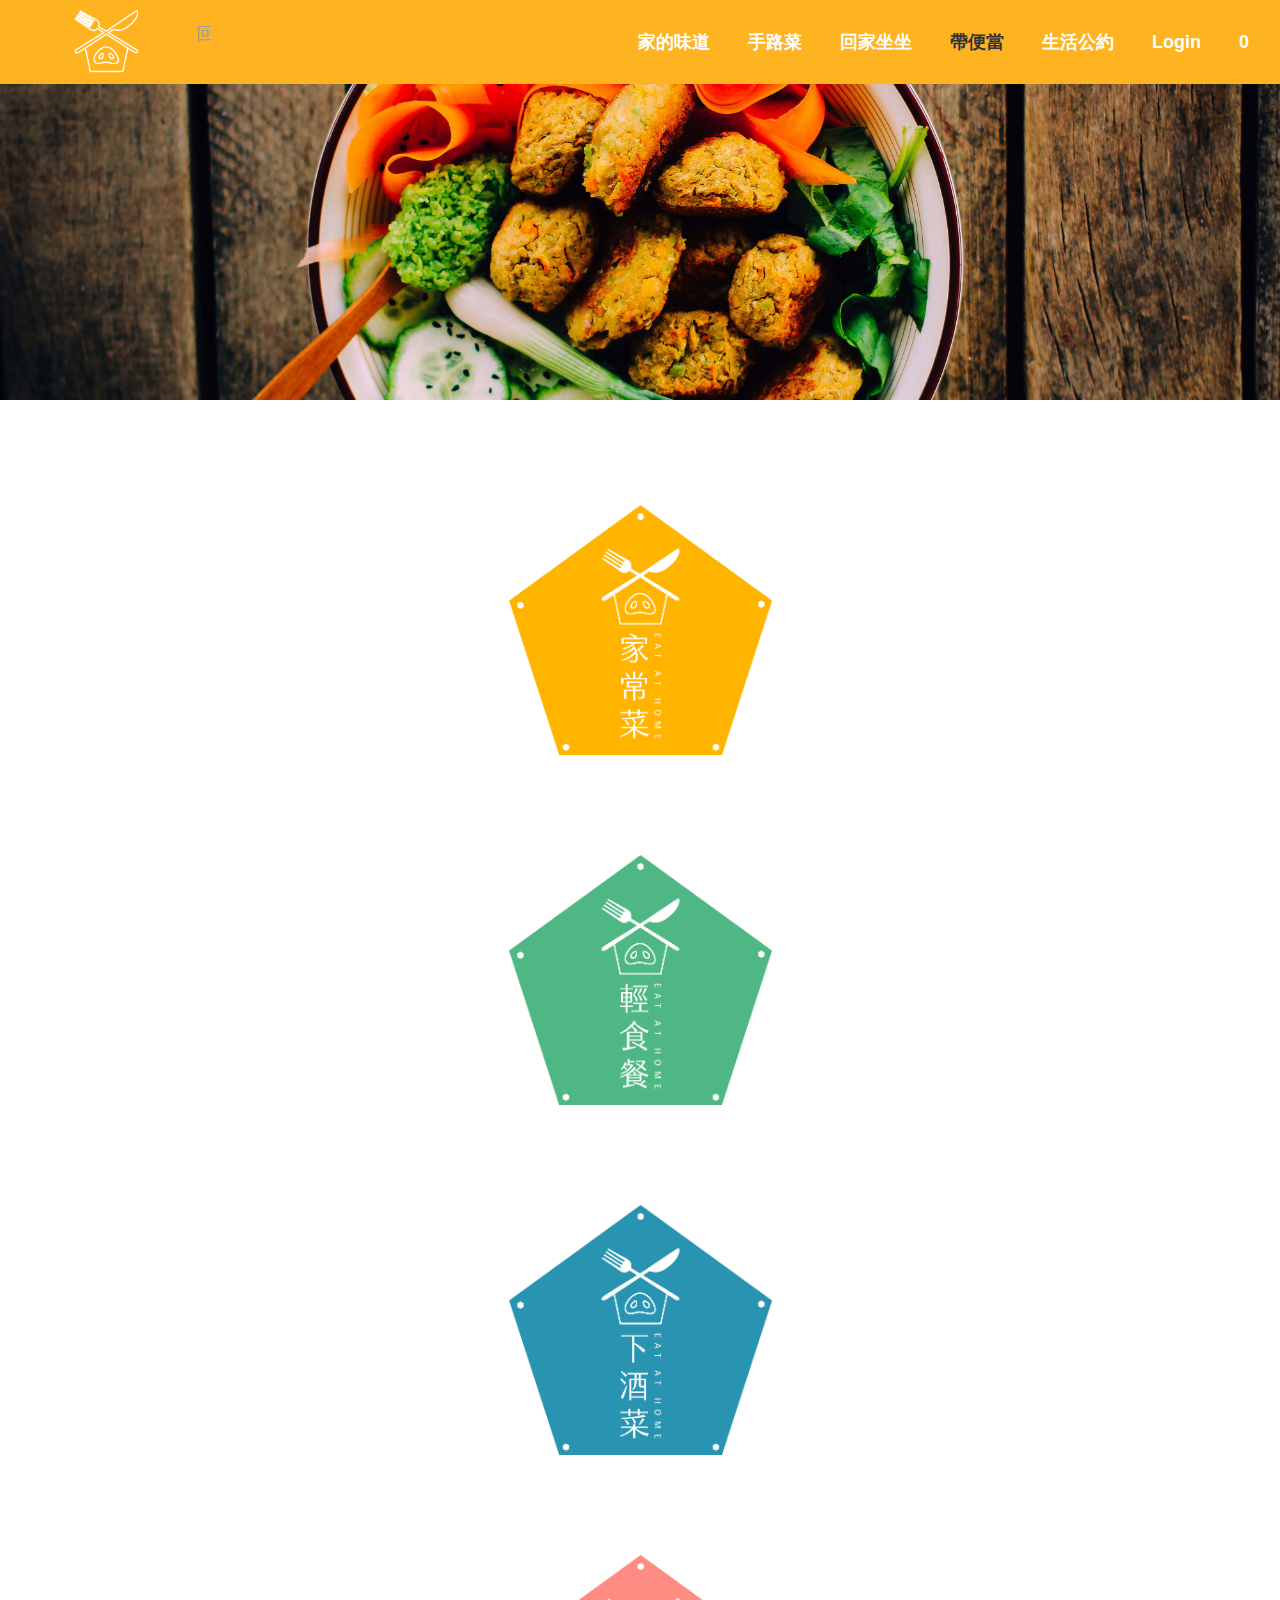
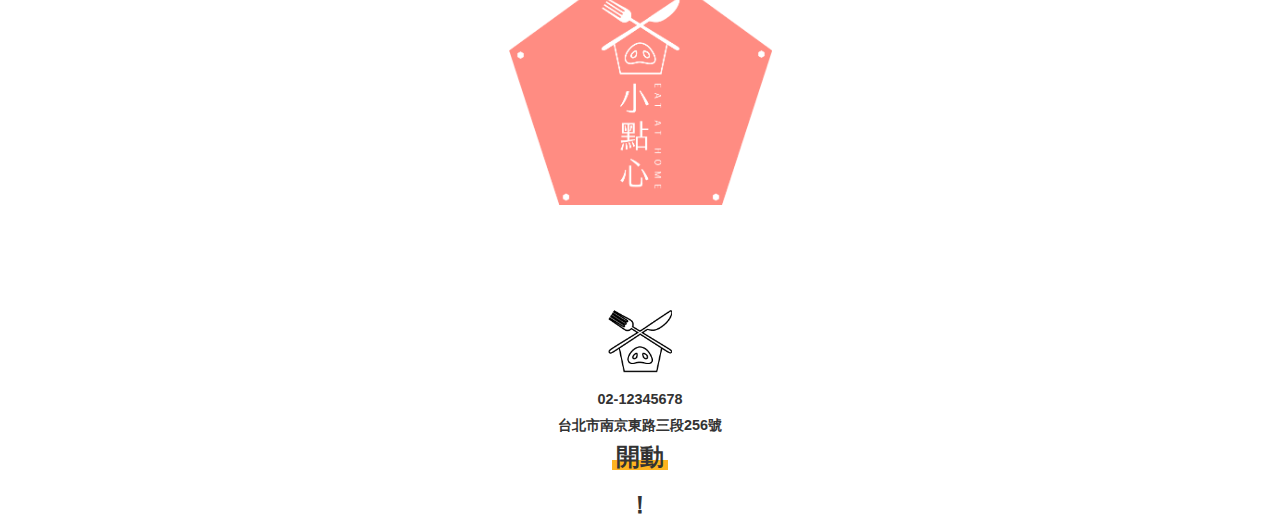
<file: shop.html>
<!DOCTYPE html>
<html lang="zh-Hant-TW">
  <head>
    <title>回家粗飯 | EAT AT HOME</title>
    <meta charset="utf-8">
    <meta name="viewport" content="width=device-width, initial-scale=1.0">
    <link rel="icon" href="images/favicon.png" type="image/x-icon">
    <link rel="stylesheet" href="https://use.fontawesome.com/releases/v5.2.0/css/all.css" integrity="sha384-hWVjflwFxL6sNzntih27bfxkr27PmbbK/iSvJ+a4+0owXq79v+lsFkW54bOGbiDQ" crossorigin="anonymous">
    <link rel="stylesheet" href="https://maxcdn.bootstrapcdn.com/bootstrap/3.3.7/css/bootstrap.min.css">
    <link rel="stylesheet" href="css/style.css">
    <script src="https://ajax.googleapis.com/ajax/libs/jquery/3.3.1/jquery.min.js"></script>
    <script src="https://maxcdn.bootstrapcdn.com/bootstrap/3.3.7/js/bootstrap.min.js"></script>
  </head>
  <body>
    <!-- strat navbar -->
    <nav class="navbar navbar-inverse">
      <div class="container-fluid">
        <div class="navbar-header">
          <button type="button" class="navbar-toggle" data-toggle="collapse" data-target="#myNavbar">
          <span class="icon-bar"></span>
          <span class="icon-bar"></span>
          <span class="icon-bar"></span>
          </button>
          <a href="index.html" class="navbar-brand logo">回家粗飯 EAT AT HOME</a>
        </div>
        <div class="collapse navbar-collapse" id="myNavbar">
          <ul class="nav navbar-nav navbar-right">
            <li><a href="about.html"><h4><i class="fas fa-couch"></i>家的味道</h4></a></li>
            <li><a href="menu.html"><h4><i class="fas fa-concierge-bell"></i>手路菜</h4></a></li>
            <li><a href="reservation.html"><h4><i class="fas fa-utensils"></i>回家坐坐</h4></a></li>
            <li><a class="active" href="shop.html"><h4><i class="fas fa-drum"></i></i>帶便當</h4></a></li>
            <li><a href="QA.html"><h4><i class="fas fa-lightbulb"></i>生活公約</h4></a></li>
            <!-- <li><a href="#"><h4><i class="fas fa-bell"></i>家裡的事</h4></a></li> -->
            <!-- Login -->
            <li><a href="#" data-toggle="modal" data-target="#login-modal"><h4><i class="fas fa-key"></i>Login</h4></a></li>
            <li><a class="cart"><h4><i class="fas fa-shopping-cart"></i><span id="cartCount">0</span></h4></a></li>

            <div class="modal fade" id="login-modal" tabindex="-1" role="dialog" aria-labelledby="myModalLabel" aria-hidden="true" style="display: none;">
              <div class="modal-dialog">
                <div class="loginmodal-container">
                  <h1>請登入會員</h1><br>
                  <form>
                  <input type="text" name="user" placeholder="帳號">
                  <input type="password" name="pass" placeholder="密碼">
                  <input type="submit" name="login" class="login loginmodal-submit" value="登  入">
                  </form>
                  <div class="login-help">
                  <a href="#">註冊</a> | <a href="#">忘記密碼</a>
                  </div>
                </div>
              </div>
            </div>
            <!-- end Login -->
          </ul>
        </div>
      </div>
    </nav>
    <!-- end navbar -->
    <!-- start jumbotron -->
    <div class="shop-banner"></div>
    <!-- end jumbotron -->
    
    <!-- shop -->
    <div class="container-fluid bg-3 text-center">
      <!-- 家常菜 -->
      <div class="menu-button menu-button--1" onclick="document.getElementById('menu-1').style.display=''"></div>
      <div id="menu-1" class="text-center" style="display: none">
        <h2 class="yellow-title-md fade-in">家常菜</h2>
        <div class="row box">
          <div class="col-sm-3">
            <div class="dish dish-1 clip-circle"></div>
            <h4 class="fade-in">班迪克雙蛋</h4>
            <!-- 菜單按鈕 -->
            <button type="button" class="btn btn-warning" onclick="count()"><h5><i class="fas fa-plus"></i></h5></button>
            <button type="button" class="btn btn-warning" data-toggle="modal" data-target="#myModal"><h5><i class="fas fa-list"></i></h5></button>
            <!-- lightbox -->
            <div class="modal fade" id="myModal" role="dialog">
              <div class="modal-dialog">
                <!-- 菜色內容 -->
                <div class="modal-content">
                  <div class="modal-header">
                    <h4 class="modal-title">班迪克雙蛋</h4>
                  </div>
                  <div class="modal-body">
                    <h4>餐點描述</h4>
                    <p>運用舒肥法(sous-vide)製作的薑黃豬里肌，薑黃等佐料深入每一寸里肌肉，保有營養濕潤的口感。還有義大利風情的軟嫩舒肥雞腿肉增加蛋白質!搭配低GI的五穀米及大量的膳食纖維，不啻試健身路上持之以恆的利器。</p>
                    <p>成分：五穀米、豬里肌、九層塔、去皮雞腿肉、義式香料、藥膳時蔬、黃薑粉、醬油、鹽、橄欖油</p>
                    <p>加熱方式: 請參照一般使用說明</p>
                    <p>總重: 560 公克 +- 5%</p>
                  </div>
                  <div class="modal-footer">
                    <button type="button" class="btn btn-default" data-dismiss="modal">Close</button>
                  </div>
                </div>
                <!-- end 菜色內容 -->
              </div>
            </div>
            <!-- end lightbox -->
          </div>
          <div class="col-sm-3">
            <div class="dish dish-2 clip-circle"></div>
            <h4 class="fade-in">香橙烤雞腿</h4>
            <!-- 菜單按鈕 -->
            <button type="button" class="btn btn-warning" onclick="count()"><h5><i class="fas fa-plus"></i></h5></button>
            <button type="button" class="btn btn-warning" data-toggle="modal" data-target="#myModal"><h5><i class="fas fa-list"></i></h5></button>
            <!-- lightbox -->
            <div class="modal fade" id="myModal" role="dialog">
              <div class="modal-dialog">
                <!-- 菜色內容 -->
                <div class="modal-content">
                  <div class="modal-header">
                    <h4 class="modal-title">香橙烤雞腿</h4>
                  </div>
                  <div class="modal-body">
                    <h4>餐點描述</h4>
                    <p>運用舒肥法(sous-vide)製作的薑黃豬里肌，薑黃等佐料深入每一寸里肌肉，保有營養濕潤的口感。還有義大利風情的軟嫩舒肥雞腿肉增加蛋白質!搭配低GI的五穀米及大量的膳食纖維，不啻試健身路上持之以恆的利器。</p>
                    <p>成分：五穀米、豬里肌、九層塔、去皮雞腿肉、義式香料、藥膳時蔬、黃薑粉、醬油、鹽、橄欖油</p>
                    <p>加熱方式: 請參照一般使用說明</p>
                    <p>總重: 560 公克 +- 5%</p>
                  </div>
                  <div class="modal-footer">
                    <button type="button" class="btn btn-default" data-dismiss="modal">Close</button>
                  </div>
                </div>
                <!-- end 菜色內容 -->
              </div>
            </div>
            <!-- end lightbox -->
          </div>
          <div class="col-sm-3">
            <div class="dish dish-3 clip-circle"></div>
            <h4 class="fade-in">時蔬總匯</h4>
            <!-- 菜單按鈕 -->
            <button type="button" class="btn btn-warning" onclick="count()"><h5><i class="fas fa-plus"></i></h5></button>
            <button type="button" class="btn btn-warning" data-toggle="modal" data-target="#myModal"><h5><i class="fas fa-list"></i></h5></button>
            <!-- lightbox -->
            <div class="modal fade" id="myModal" role="dialog">
              <div class="modal-dialog">
                <!-- 菜色內容 -->
                <div class="modal-content">
                  <div class="modal-header">
                    <h4 class="modal-title">時蔬總匯</h4>
                  </div>
                  <div class="modal-body">
                    <h4>餐點描述</h4>
                    <p>運用舒肥法(sous-vide)製作的薑黃豬里肌，薑黃等佐料深入每一寸里肌肉，保有營養濕潤的口感。還有義大利風情的軟嫩舒肥雞腿肉增加蛋白質!搭配低GI的五穀米及大量的膳食纖維，不啻試健身路上持之以恆的利器。</p>
                    <p>成分：五穀米、豬里肌、九層塔、去皮雞腿肉、義式香料、藥膳時蔬、黃薑粉、醬油、鹽、橄欖油</p>
                    <p>加熱方式: 請參照一般使用說明</p>
                    <p>總重: 560 公克 +- 5%</p>
                  </div>
                  <div class="modal-footer">
                    <button type="button" class="btn btn-default" data-dismiss="modal">Close</button>
                  </div>
                </div>
                <!-- end 菜色內容 -->
              </div>
            </div>
            <!-- end lightbox -->
          </div>
          <div class="col-sm-3">
            <div class="dish dish-4 clip-circle"></div>
            <h4 class="fade-in">洋蔥養生雞湯</h4>
            <!-- 菜單按鈕 -->
            <button type="button" class="btn btn-warning" onclick="count()"><h5><i class="fas fa-plus"></i></h5></button>
            <button type="button" class="btn btn-warning" data-toggle="modal" data-target="#myModal"><h5><i class="fas fa-list"></i></h5></button>
            <!-- lightbox -->
            <div class="modal fade" id="myModal" role="dialog">
              <div class="modal-dialog">
                <!-- 菜色內容 -->
                <div class="modal-content">
                  <div class="modal-header">
                    <h4 class="modal-title">洋蔥養生雞湯</h4>
                  </div>
                  <div class="modal-body">
                    <h4>餐點描述</h4>
                    <p>運用舒肥法(sous-vide)製作的薑黃豬里肌，薑黃等佐料深入每一寸里肌肉，保有營養濕潤的口感。還有義大利風情的軟嫩舒肥雞腿肉增加蛋白質!搭配低GI的五穀米及大量的膳食纖維，不啻試健身路上持之以恆的利器。</p>
                    <p>成分：五穀米、豬里肌、九層塔、去皮雞腿肉、義式香料、藥膳時蔬、黃薑粉、醬油、鹽、橄欖油</p>
                    <p>加熱方式: 請參照一般使用說明</p>
                    <p>總重: 560 公克 +- 5%</p>
                  </div>
                  <div class="modal-footer">
                    <button type="button" class="btn btn-default" data-dismiss="modal">Close</button>
                  </div>
                </div>
                <!-- end 菜色內容 -->
              </div>
            </div>
            <!-- end lightbox -->
          </div>
        </div>
      </div>
      <!-- end 家常菜 -->

      <!-- 輕食餐 -->
      <div class="menu-button menu-button--2" onclick="document.getElementById('menu-2').style.display=''"></div>
      <div id="menu-2" class="text-center" style="display: none">
        <h2 class="yellow-title-md fade-in">輕食餐</h2>
        <div class="row box">
          <div class="col-sm-3">
            <div class="dish dish-1 clip-circle"></div>
            <h4 class="fade-in">班迪克雙蛋</h4>
            <!-- 菜單按鈕 -->
            <button type="button" class="btn btn-warning" onclick="count()"><h5><i class="fas fa-plus"></i></h5></button>
            <button type="button" class="btn btn-warning" data-toggle="modal" data-target="#myModal"><h5><i class="fas fa-list"></i></h5></button>
            <!-- lightbox -->
            <div class="modal fade" id="myModal" role="dialog">
              <div class="modal-dialog">
                <!-- 菜色內容 -->
                <div class="modal-content">
                  <div class="modal-header">
                    <h4 class="modal-title">班迪克雙蛋</h4>
                  </div>
                  <div class="modal-body">
                    <h4>餐點描述</h4>
                    <p>運用舒肥法(sous-vide)製作的薑黃豬里肌，薑黃等佐料深入每一寸里肌肉，保有營養濕潤的口感。還有義大利風情的軟嫩舒肥雞腿肉增加蛋白質!搭配低GI的五穀米及大量的膳食纖維，不啻試健身路上持之以恆的利器。</p>
                    <p>成分：五穀米、豬里肌、九層塔、去皮雞腿肉、義式香料、藥膳時蔬、黃薑粉、醬油、鹽、橄欖油</p>
                    <p>加熱方式: 請參照一般使用說明</p>
                    <p>總重: 560 公克 +- 5%</p>
                  </div>
                  <div class="modal-footer">
                    <button type="button" class="btn btn-default" data-dismiss="modal">Close</button>
                  </div>
                </div>
                <!-- end 菜色內容 -->
              </div>
            </div>
            <!-- end lightbox -->
          </div>
          <div class="col-sm-3">
            <div class="dish dish-2 clip-circle"></div>
            <h4 class="fade-in">香橙烤雞腿</h4>
            <!-- 菜單按鈕 -->
            <button type="button" class="btn btn-warning" onclick="count()"><h5><i class="fas fa-plus"></i></h5></button>
            <button type="button" class="btn btn-warning" data-toggle="modal" data-target="#myModal"><h5><i class="fas fa-list"></i></h5></button>
            <!-- lightbox -->
            <div class="modal fade" id="myModal" role="dialog">
              <div class="modal-dialog">
                <!-- 菜色內容 -->
                <div class="modal-content">
                  <div class="modal-header">
                    <h4 class="modal-title">香橙烤雞腿</h4>
                  </div>
                  <div class="modal-body">
                    <h4>餐點描述</h4>
                    <p>運用舒肥法(sous-vide)製作的薑黃豬里肌，薑黃等佐料深入每一寸里肌肉，保有營養濕潤的口感。還有義大利風情的軟嫩舒肥雞腿肉增加蛋白質!搭配低GI的五穀米及大量的膳食纖維，不啻試健身路上持之以恆的利器。</p>
                    <p>成分：五穀米、豬里肌、九層塔、去皮雞腿肉、義式香料、藥膳時蔬、黃薑粉、醬油、鹽、橄欖油</p>
                    <p>加熱方式: 請參照一般使用說明</p>
                    <p>總重: 560 公克 +- 5%</p>
                  </div>
                  <div class="modal-footer">
                    <button type="button" class="btn btn-default" data-dismiss="modal">Close</button>
                  </div>
                </div>
                <!-- end 菜色內容 -->
              </div>
            </div>
            <!-- end lightbox -->
          </div>
          <div class="col-sm-3">
            <div class="dish dish-3 clip-circle"></div>
            <h4 class="fade-in">時蔬總匯</h4>
            <!-- 菜單按鈕 -->
            <button type="button" class="btn btn-warning" onclick="count()"><h5><i class="fas fa-plus"></i></h5></button>
            <button type="button" class="btn btn-warning" data-toggle="modal" data-target="#myModal"><h5><i class="fas fa-list"></i></h5></button>
            <!-- lightbox -->
            <div class="modal fade" id="myModal" role="dialog">
              <div class="modal-dialog">
                <!-- 菜色內容 -->
                <div class="modal-content">
                  <div class="modal-header">
                    <h4 class="modal-title">時蔬總匯</h4>
                  </div>
                  <div class="modal-body">
                    <h4>餐點描述</h4>
                    <p>運用舒肥法(sous-vide)製作的薑黃豬里肌，薑黃等佐料深入每一寸里肌肉，保有營養濕潤的口感。還有義大利風情的軟嫩舒肥雞腿肉增加蛋白質!搭配低GI的五穀米及大量的膳食纖維，不啻試健身路上持之以恆的利器。</p>
                    <p>成分：五穀米、豬里肌、九層塔、去皮雞腿肉、義式香料、藥膳時蔬、黃薑粉、醬油、鹽、橄欖油</p>
                    <p>加熱方式: 請參照一般使用說明</p>
                    <p>總重: 560 公克 +- 5%</p>
                  </div>
                  <div class="modal-footer">
                    <button type="button" class="btn btn-default" data-dismiss="modal">Close</button>
                  </div>
                </div>
                <!-- end 菜色內容 -->
              </div>
            </div>
            <!-- end lightbox -->
          </div>
          <div class="col-sm-3">
            <div class="dish dish-4 clip-circle"></div>
            <h4 class="fade-in">洋蔥養生雞湯</h4>
            <!-- 菜單按鈕 -->
            <button type="button" class="btn btn-warning" onclick="count()"><h5><i class="fas fa-plus"></i></h5></button>
            <button type="button" class="btn btn-warning" data-toggle="modal" data-target="#myModal"><h5><i class="fas fa-list"></i></h5></button>
            <!-- lightbox -->
            <div class="modal fade" id="myModal" role="dialog">
              <div class="modal-dialog">
                <!-- 菜色內容 -->
                <div class="modal-content">
                  <div class="modal-header">
                    <h4 class="modal-title">洋蔥養生雞湯</h4>
                  </div>
                  <div class="modal-body">
                    <h4>餐點描述</h4>
                    <p>運用舒肥法(sous-vide)製作的薑黃豬里肌，薑黃等佐料深入每一寸里肌肉，保有營養濕潤的口感。還有義大利風情的軟嫩舒肥雞腿肉增加蛋白質!搭配低GI的五穀米及大量的膳食纖維，不啻試健身路上持之以恆的利器。</p>
                    <p>成分：五穀米、豬里肌、九層塔、去皮雞腿肉、義式香料、藥膳時蔬、黃薑粉、醬油、鹽、橄欖油</p>
                    <p>加熱方式: 請參照一般使用說明</p>
                    <p>總重: 560 公克 +- 5%</p>
                  </div>
                  <div class="modal-footer">
                    <button type="button" class="btn btn-default" data-dismiss="modal">Close</button>
                  </div>
                </div>
                <!-- end 菜色內容 -->
              </div>
            </div>
            <!-- end lightbox -->
          </div>
        </div>
      </div>
      <!-- end 輕食餐 -->

      <!-- 下酒菜 -->
      <div class="menu-button menu-button--3" onclick="document.getElementById('menu-3').style.display=''"></div>
      <div id="menu-3" class="text-center" style="display: none">
        <h2 class="yellow-title-md fade-in">家常菜</h2>
        <div class="row box">
          <div class="col-sm-3">
            <div class="dish dish-1 clip-circle"></div>
            <h4 class="fade-in">班迪克雙蛋</h4>
            <!-- 菜單按鈕 -->
            <button type="button" class="btn btn-warning" onclick="count()"><h5><i class="fas fa-plus"></i></h5></button>
            <button type="button" class="btn btn-warning" data-toggle="modal" data-target="#myModal"><h5><i class="fas fa-list"></i></h5></button>
            <!-- lightbox -->
            <div class="modal fade" id="myModal" role="dialog">
              <div class="modal-dialog">
                <!-- 菜色內容 -->
                <div class="modal-content">
                  <div class="modal-header">
                    <h4 class="modal-title">班迪克雙蛋</h4>
                  </div>
                  <div class="modal-body">
                    <h4>餐點描述</h4>
                    <p>運用舒肥法(sous-vide)製作的薑黃豬里肌，薑黃等佐料深入每一寸里肌肉，保有營養濕潤的口感。還有義大利風情的軟嫩舒肥雞腿肉增加蛋白質!搭配低GI的五穀米及大量的膳食纖維，不啻試健身路上持之以恆的利器。</p>
                    <p>成分：五穀米、豬里肌、九層塔、去皮雞腿肉、義式香料、藥膳時蔬、黃薑粉、醬油、鹽、橄欖油</p>
                    <p>加熱方式: 請參照一般使用說明</p>
                    <p>總重: 560 公克 +- 5%</p>
                  </div>
                  <div class="modal-footer">
                    <button type="button" class="btn btn-default" data-dismiss="modal">Close</button>
                  </div>
                </div>
                <!-- end 菜色內容 -->
              </div>
            </div>
            <!-- end lightbox -->
          </div>
          <div class="col-sm-3">
            <div class="dish dish-2 clip-circle"></div>
            <h4 class="fade-in">香橙烤雞腿</h4>
            <!-- 菜單按鈕 -->
            <button type="button" class="btn btn-warning" onclick="count()"><h5><i class="fas fa-plus"></i></h5></button>
            <button type="button" class="btn btn-warning" data-toggle="modal" data-target="#myModal"><h5><i class="fas fa-list"></i></h5></button>
            <!-- lightbox -->
            <div class="modal fade" id="myModal" role="dialog">
              <div class="modal-dialog">
                <!-- 菜色內容 -->
                <div class="modal-content">
                  <div class="modal-header">
                    <h4 class="modal-title">香橙烤雞腿</h4>
                  </div>
                  <div class="modal-body">
                    <h4>餐點描述</h4>
                    <p>運用舒肥法(sous-vide)製作的薑黃豬里肌，薑黃等佐料深入每一寸里肌肉，保有營養濕潤的口感。還有義大利風情的軟嫩舒肥雞腿肉增加蛋白質!搭配低GI的五穀米及大量的膳食纖維，不啻試健身路上持之以恆的利器。</p>
                    <p>成分：五穀米、豬里肌、九層塔、去皮雞腿肉、義式香料、藥膳時蔬、黃薑粉、醬油、鹽、橄欖油</p>
                    <p>加熱方式: 請參照一般使用說明</p>
                    <p>總重: 560 公克 +- 5%</p>
                  </div>
                  <div class="modal-footer">
                    <button type="button" class="btn btn-default" data-dismiss="modal">Close</button>
                  </div>
                </div>
                <!-- end 菜色內容 -->
              </div>
            </div>
            <!-- end lightbox -->
          </div>
          <div class="col-sm-3">
            <div class="dish dish-3 clip-circle"></div>
            <h4 class="fade-in">時蔬總匯</h4>
            <!-- 菜單按鈕 -->
            <button type="button" class="btn btn-warning" onclick="count()"><h5><i class="fas fa-plus"></i></h5></button>
            <button type="button" class="btn btn-warning" data-toggle="modal" data-target="#myModal"><h5><i class="fas fa-list"></i></h5></button>
            <!-- lightbox -->
            <div class="modal fade" id="myModal" role="dialog">
              <div class="modal-dialog">
                <!-- 菜色內容 -->
                <div class="modal-content">
                  <div class="modal-header">
                    <h4 class="modal-title">時蔬總匯</h4>
                  </div>
                  <div class="modal-body">
                    <h4>餐點描述</h4>
                    <p>運用舒肥法(sous-vide)製作的薑黃豬里肌，薑黃等佐料深入每一寸里肌肉，保有營養濕潤的口感。還有義大利風情的軟嫩舒肥雞腿肉增加蛋白質!搭配低GI的五穀米及大量的膳食纖維，不啻試健身路上持之以恆的利器。</p>
                    <p>成分：五穀米、豬里肌、九層塔、去皮雞腿肉、義式香料、藥膳時蔬、黃薑粉、醬油、鹽、橄欖油</p>
                    <p>加熱方式: 請參照一般使用說明</p>
                    <p>總重: 560 公克 +- 5%</p>
                  </div>
                  <div class="modal-footer">
                    <button type="button" class="btn btn-default" data-dismiss="modal">Close</button>
                  </div>
                </div>
                <!-- end 菜色內容 -->
              </div>
            </div>
            <!-- end lightbox -->
          </div>
          <div class="col-sm-3">
            <div class="dish dish-4 clip-circle"></div>
            <h4 class="fade-in">洋蔥養生雞湯</h4>
            <!-- 菜單按鈕 -->
            <button type="button" class="btn btn-warning" onclick="count()"><h5><i class="fas fa-plus"></i></h5></button>
            <button type="button" class="btn btn-warning" data-toggle="modal" data-target="#myModal"><h5><i class="fas fa-list"></i></h5></button>
            <!-- lightbox -->
            <div class="modal fade" id="myModal" role="dialog">
              <div class="modal-dialog">
                <!-- 菜色內容 -->
                <div class="modal-content">
                  <div class="modal-header">
                    <h4 class="modal-title">洋蔥養生雞湯</h4>
                  </div>
                  <div class="modal-body">
                    <h4>餐點描述</h4>
                    <p>運用舒肥法(sous-vide)製作的薑黃豬里肌，薑黃等佐料深入每一寸里肌肉，保有營養濕潤的口感。還有義大利風情的軟嫩舒肥雞腿肉增加蛋白質!搭配低GI的五穀米及大量的膳食纖維，不啻試健身路上持之以恆的利器。</p>
                    <p>成分：五穀米、豬里肌、九層塔、去皮雞腿肉、義式香料、藥膳時蔬、黃薑粉、醬油、鹽、橄欖油</p>
                    <p>加熱方式: 請參照一般使用說明</p>
                    <p>總重: 560 公克 +- 5%</p>
                  </div>
                  <div class="modal-footer">
                    <button type="button" class="btn btn-default" data-dismiss="modal">Close</button>
                  </div>
                </div>
                <!-- end 菜色內容 -->
              </div>
            </div>
            <!-- end lightbox -->
          </div>
        </div>
      </div>
      <!-- end 下酒菜 -->

      <!-- 小點心 -->
      <div class="menu-button menu-button--4" onclick="document.getElementById('menu-4').style.display=''"></div>
      <div id="menu-4" class="text-center" style="display: none">
        <h2 class="yellow-title-md fade-in">家常菜</h2>
        <div class="row box">
          <div class="col-sm-3">
            <div class="dish dish-1 clip-circle"></div>
            <h4 class="fade-in">班迪克雙蛋</h4>
            <!-- 菜單按鈕 -->
            <button type="button" class="btn btn-warning" onclick="count()"><h5><i class="fas fa-plus"></i></h5></button>
            <button type="button" class="btn btn-warning" data-toggle="modal" data-target="#myModal"><h5><i class="fas fa-list"></i></h5></button>
            <!-- lightbox -->
            <div class="modal fade" id="myModal" role="dialog">
              <div class="modal-dialog">
                <!-- 菜色內容 -->
                <div class="modal-content">
                  <div class="modal-header">
                    <h4 class="modal-title">班迪克雙蛋</h4>
                  </div>
                  <div class="modal-body">
                    <h4>餐點描述</h4>
                    <p>運用舒肥法(sous-vide)製作的薑黃豬里肌，薑黃等佐料深入每一寸里肌肉，保有營養濕潤的口感。還有義大利風情的軟嫩舒肥雞腿肉增加蛋白質!搭配低GI的五穀米及大量的膳食纖維，不啻試健身路上持之以恆的利器。</p>
                    <p>成分：五穀米、豬里肌、九層塔、去皮雞腿肉、義式香料、藥膳時蔬、黃薑粉、醬油、鹽、橄欖油</p>
                    <p>加熱方式: 請參照一般使用說明</p>
                    <p>總重: 560 公克 +- 5%</p>
                  </div>
                  <div class="modal-footer">
                    <button type="button" class="btn btn-default" data-dismiss="modal">Close</button>
                  </div>
                </div>
                <!-- end 菜色內容 -->
              </div>
            </div>
            <!-- end lightbox -->
          </div>
          <div class="col-sm-3">
            <div class="dish dish-2 clip-circle"></div>
            <h4 class="fade-in">香橙烤雞腿</h4>
            <!-- 菜單按鈕 -->
            <button type="button" class="btn btn-warning" onclick="count()"><h5><i class="fas fa-plus"></i></h5></button>
            <button type="button" class="btn btn-warning" data-toggle="modal" data-target="#myModal"><h5><i class="fas fa-list"></i></h5></button>
            <!-- lightbox -->
            <div class="modal fade" id="myModal" role="dialog">
              <div class="modal-dialog">
                <!-- 菜色內容 -->
                <div class="modal-content">
                  <div class="modal-header">
                    <h4 class="modal-title">香橙烤雞腿</h4>
                  </div>
                  <div class="modal-body">
                    <h4>餐點描述</h4>
                    <p>運用舒肥法(sous-vide)製作的薑黃豬里肌，薑黃等佐料深入每一寸里肌肉，保有營養濕潤的口感。還有義大利風情的軟嫩舒肥雞腿肉增加蛋白質!搭配低GI的五穀米及大量的膳食纖維，不啻試健身路上持之以恆的利器。</p>
                    <p>成分：五穀米、豬里肌、九層塔、去皮雞腿肉、義式香料、藥膳時蔬、黃薑粉、醬油、鹽、橄欖油</p>
                    <p>加熱方式: 請參照一般使用說明</p>
                    <p>總重: 560 公克 +- 5%</p>
                  </div>
                  <div class="modal-footer">
                    <button type="button" class="btn btn-default" data-dismiss="modal">Close</button>
                  </div>
                </div>
                <!-- end 菜色內容 -->
              </div>
            </div>
            <!-- end lightbox -->
          </div>
          <div class="col-sm-3">
            <div class="dish dish-3 clip-circle"></div>
            <h4 class="fade-in">時蔬總匯</h4>
            <!-- 菜單按鈕 -->
            <button type="button" class="btn btn-warning" onclick="count()"><h5><i class="fas fa-plus"></i></h5></button>
            <button type="button" class="btn btn-warning" data-toggle="modal" data-target="#myModal"><h5><i class="fas fa-list"></i></h5></button>
            <!-- lightbox -->
            <div class="modal fade" id="myModal" role="dialog">
              <div class="modal-dialog">
                <!-- 菜色內容 -->
                <div class="modal-content">
                  <div class="modal-header">
                    <h4 class="modal-title">時蔬總匯</h4>
                  </div>
                  <div class="modal-body">
                    <h4>餐點描述</h4>
                    <p>運用舒肥法(sous-vide)製作的薑黃豬里肌，薑黃等佐料深入每一寸里肌肉，保有營養濕潤的口感。還有義大利風情的軟嫩舒肥雞腿肉增加蛋白質!搭配低GI的五穀米及大量的膳食纖維，不啻試健身路上持之以恆的利器。</p>
                    <p>成分：五穀米、豬里肌、九層塔、去皮雞腿肉、義式香料、藥膳時蔬、黃薑粉、醬油、鹽、橄欖油</p>
                    <p>加熱方式: 請參照一般使用說明</p>
                    <p>總重: 560 公克 +- 5%</p>
                  </div>
                  <div class="modal-footer">
                    <button type="button" class="btn btn-default" data-dismiss="modal">Close</button>
                  </div>
                </div>
                <!-- end 菜色內容 -->
              </div>
            </div>
            <!-- end lightbox -->
          </div>
          <div class="col-sm-3">
            <div class="dish dish-4 clip-circle"></div>
            <h4 class="fade-in">洋蔥養生雞湯</h4>
            <!-- 菜單按鈕 -->
            <button type="button" class="btn btn-warning" onclick="count()"><h5><i class="fas fa-plus"></i></h5></button>
            <button type="button" class="btn btn-warning" data-toggle="modal" data-target="#myModal"><h5><i class="fas fa-list"></i></h5></button>
            <!-- lightbox -->
            <div class="modal fade" id="myModal" role="dialog">
              <div class="modal-dialog">
                <!-- 菜色內容 -->
                <div class="modal-content">
                  <div class="modal-header">
                    <h4 class="modal-title">洋蔥養生雞湯</h4>
                  </div>
                  <div class="modal-body">
                    <h4>餐點描述</h4>
                    <p>運用舒肥法(sous-vide)製作的薑黃豬里肌，薑黃等佐料深入每一寸里肌肉，保有營養濕潤的口感。還有義大利風情的軟嫩舒肥雞腿肉增加蛋白質!搭配低GI的五穀米及大量的膳食纖維，不啻試健身路上持之以恆的利器。</p>
                    <p>成分：五穀米、豬里肌、九層塔、去皮雞腿肉、義式香料、藥膳時蔬、黃薑粉、醬油、鹽、橄欖油</p>
                    <p>加熱方式: 請參照一般使用說明</p>
                    <p>總重: 560 公克 +- 5%</p>
                  </div>
                  <div class="modal-footer">
                    <button type="button" class="btn btn-default" data-dismiss="modal">Close</button>
                  </div>
                </div>
                <!-- end 菜色內容 -->
              </div>
            </div>
            <!-- end lightbox -->
          </div>
        </div>
      </div>
      <!-- end 小點心 -->

    <!-- end shop -->

    <!-- footer -->
    <footer class="container-fluid text-center">
      <div class="logo-black">回家粗飯 EAT AT HOME</div>
      <h5>02-12345678</h5>
      <h5>台北市南京東路三段256號</h5>
      <h2 class="yellow-title-sm">開動</h2>
      <h2>！</h2>
    </footer>
    <!-- end footer -->
    <!-- 錨點滑動 -->
    <script>
    $(function() {
    $('a[href*="#"]:not([href="#"])').click(function() {
    if (location.pathname.replace(/^\//,'') == this.pathname.replace(/^\//,'') && location.hostname == this.hostname) {
    var target = $(this.hash);
    target = target.length ? target : $('[name=' + this.hash.slice(1) +']');
    if (target.length) {
    $('html, body').animate({
    scrollTop: target.offset().top
    }, 1000);
    return false;
    }
    }
    });
    });
    </script>

    <script>
    // 購物車數字隨著購買商品數目增加
    let cartCount = 0
    function count(){
      cartCount += 1
      document.getElementById('cartCount').innerHTML = cartCount
    }
    </script>
  </body>
</html>
</file>
<file: css/style.css>
共用 */
/* --------------------------------------------------------------- */
/*全域樣式*/
*{
box-sizing: border-box;
position:relative;
/* border: 1px #000; */
}
.clearfix{
display: block;
/*float以下的區塊可以正常排列
float寫right clear 就要寫right
clear both 就都可以適用 */
clear: both;
height: 0px;
visibility: hidden;
}

html,body{
height:100%;
width:100%;
margin:0;
padding:0;
}

.content{
  margin: 64px 0;
}
.box{
  margin: 32px 0;
}

@media screen and (min-width:768px) and (max-width:1200px){
  .col-sm-3{
    width: 50%;
  }
}


/*--------*\
    font
\*--------*/
html,body{
font-family:"微軟正黑體", Arial ;
font-size: 12px;
}
h1{
  font-size: 2.6em;
  font-weight: 700;
}
h2{
  font-size: 2em;
  font-weight: 700;
}
h3{
  font-size: 1.8em;
  font-weight: 700;
}
h4{
  font-size: 1.5em;
  font-weight: 700;
  line-height: 32px;
}
h5{
  font-size: 1.2em;
  font-weight: 700;
}
h6{
  font-size: 0.8em;
  font-weight: 700;
}
p{
  font-size: 1.2em!important;
}

i{padding: 0 4px;}

a,a:hover,
p,p:hover{
text-decoration: none;
color: #000;
}

/*--------------------*\
   標題底下的橘黃色塊
\*--------------------*/
.yellow-title-lg{
  position: relative;
  width: 360px;
  left: 5px;
  padding: 0 0 2px 0;
  margin: 0 auto;
  /* text-align: center; */
}
.yellow-title-lg:after{
  content: '';
  position: absolute;
  bottom: 2px;
  left: 0;
  left: -8px;
  width: 100%;
  border-bottom: 10px #feb320 solid;
  padding-bottom: -10px;
  z-index: -10;
}

.yellow-title-md{
  position: relative;
  width: 120px;
  padding: 0 0 2px;
  margin: 0 auto;
}
.yellow-title-md:after{
  content: '';
  position: absolute;
  bottom: 2px;
  left: 0;
  width: 100%;
  border-bottom: 10px #feb320 solid;
  padding-bottom: -10px;
  z-index: -10;
}

.yellow-title-sm{
  position: relative;
  width: 56px;
  padding: 0 0 2px;
  margin: 0 auto;
}
.yellow-title-sm:after{
  content: '';
  position: absolute;
  bottom: 2px;
  left: 0;
  width: 100%;
  border-bottom: 10px #feb320 solid;
  padding-bottom: -10px;
  z-index: -10;
}

/*---------------------*\
   end 標題底下的橘黃色塊
\*---------------------*/


/*--------*\
  end font
\*--------*/

/*--------*\
   button
\*--------*/

/*按鈕黑框線重疊*/
.btn{
  border-radius: 8px;
  padding:4px 16px;
}

/*黃*/
.btn-warning{
  position: relative;
  background-color: #feb320;
  color: #000;
  font-weight: 700;
  margin: 32px 16px;
  border: none;
}
.btn-warning:after{
  content: '';
  position: absolute;
  border: 2px solid #000;
  border-radius: 8px;
  width: 100%;
  height: 100%;
  left: 0.6em;
  top: 0.6em;
  z-index: -10;
}
.btn-warning:hover,.btn-warning:active,.btn-warning:active:hover,.btn-warning:focus{
  /*background-color: #e8a31e;*/
  background-color: #000;
  color: #feb320;
  font-weight: 700;
}

/*綠*/
.btn-success{
  position: relative;
  background-color: #4fb784;
  color: #000;
  font-weight: 700;
  margin: 32px 16px;
  border: none;
}
.btn-success:after{
  content: '';
  position: absolute;
  border: 2px solid #000;
  border-radius: 8px;
  width: 100%;
  height: 100%;
  left: 0.6em;
  top: 0.6em;
  z-index: -10;
}
.btn-success:hover,.btn-success:active,.btn-success:active:hover,.btn-success:focus{
  background-color: #000;
  color: #4fb784;
  font-weight: 700;
}

/*藍*/
.btn-info{
  position: relative;
  background-color: #2894b0;
  color: #000;
  font-weight: 700;
  margin: 32px 16px;
  border: none;
}
.btn-info:after{
  content: '';
  position: absolute;
  border: 2px solid #000;
  border-radius: 8px;
  width: 100%;
  height: 100%;
  left: 0.6em;
  top: 0.6em;
  z-index: -10;
}
.btn-info:hover,.btn-info:active,.btn-info:active:hover,.btn-info:focus{
  background-color: #000;
  color: #2894b0;
  font-weight: 700;
}

/*粉紅*/
.btn-danger{
  position: relative;
  background-color: #fe8c82;
  color: #000;
  font-weight: 700;
  margin: 32px 16px;
  border: none;
}
.btn-danger:after{
  content: '';
  position: absolute;
  border: 2px solid #000;
  border-radius: 8px;
  width: 100%;
  height: 100%;
  left: 0.6em;
  top: 0.6em;
  z-index: -10;
}
.btn-danger:hover,.btn-danger:active,.btn-danger:active:hover,.btn-danger:focus{
  background-color: #000;
  color: #fe8c82;
  font-weight: 700;
}

/*end 按鈕黑框線重疊*/

/*login*/
@import url(http://fonts.googleapis.com/css?family=Roboto);

/****** LOGIN MODAL ******/
.loginmodal-container {
  padding: 30px;
  max-width: 350px;
  width: 100% !important;
  background-color: #F7F7F7;
  margin: 0 auto;
  border-radius: 2px;
  box-shadow: 0px 2px 2px rgba(0, 0, 0, 0.3);
  overflow: hidden;
  font-family: roboto;
}

.loginmodal-container h1 {
  text-align: center;
  font-size: 1.8em;
  font-family: roboto;
}

.loginmodal-container input[type=submit] {
  width: 100%;
  display: block;
  margin-bottom: 10px;
  position: relative;
}

.loginmodal-container input[type=text], input[type=password] {
  height: 44px;
  font-size: 16px;
  width: 100%;
  margin-bottom: 10px;
  -webkit-appearance: none;
  background: #fff;
  border: 1px solid #d9d9d9;
  border-top: 1px solid #c0c0c0;
  /* border-radius: 2px; */
  padding: 0 8px;
  box-sizing: border-box;
  -moz-box-sizing: border-box;
}

.loginmodal-container input[type=text]:hover, input[type=password]:hover {
  border: 1px solid #b9b9b9;
  border-top: 1px solid #a0a0a0;
  -moz-box-shadow: inset 0 1px 2px rgba(0,0,0,0.1);
  -webkit-box-shadow: inset 0 1px 2px rgba(0,0,0,0.1);
  box-shadow: inset 0 1px 2px rgba(0,0,0,0.1);
}

.loginmodal {
  text-align: center;
  font-size: 14px;
  font-family: 'Arial', sans-serif;
  font-weight: 700;
  height: 36px;
  padding: 0 8px;
/* border-radius: 3px; */
/* -webkit-user-select: none;
  user-select: none; */
}

.loginmodal-submit {
  /* border: 1px solid #3079ed; */
  border: 0px;
  color: #fff;
  text-shadow: 0 1px rgba(0,0,0,0.1); 
  background-color: #feb320;
  border-radius: 10px;
  padding: 17px 0px;
  font-family: roboto;
  font-size: 16px;
  /* background-image: -webkit-gradient(linear, 0 0, 0 100%,   from(#4d90fe), to(#4787ed)); */
}

.loginmodal-submit:hover {
  /* border: 1px solid #2f5bb7; */
  border: 0px;
  text-shadow: 0 1px rgba(0,0,0,0.3);
  background-color: #000000;
  /* background-image: -webkit-gradient(linear, 0 0, 0 100%,   from(#4d90fe), to(#357ae8)); */
}

.loginmodal-container a {
  text-decoration: none;
  color: #666;
  font-weight: 400;
  text-align: center;
  display: inline-block;
  opacity: 0.6;
  transition: opacity ease 0.5s;
} 

.login-help{
  font-size: 12px;
}

/*end login*/


/*--------*\
 end button
\*--------*/

/*--------*\
    logo
\*--------*/
.logo {
  display: inline-block;
  width: 100%;
  height: 64px;
  background-image: url(../images/logo.png);
  background-position: center;
  /*撐滿容器*/
  background-size: contain;
  background-repeat: no-repeat;
  /*文字溢出*/
  text-indent: 100%;
  /*不換行*/
  white-space: nowrap;
  /*超出隱藏*/
  overflow: hidden;
  margin:8px 0; 
  z-index: 1;
}

@media screen and (max-width:768px){
  .logo {
  position: absolute;
  width: 100%;
  background-image: url(../images/logo.png);
  background-position: center;
  /*撐滿容器*/
  background-size: contain;
  background-repeat: no-repeat;
  /*文字溢出*/
  text-indent: 100%;
  /*不換行*/
  white-space: nowrap;
  /*超出隱藏*/
  overflow: hidden;
  margin:8px 0; 
  z-index: -1;
}
}

.kv-logo {
  display: inline-block;
  width: 100%;
  height: 240px;
  background-image: url(../images/logo-black.png);
  background-position: center;
  /*撐滿容器*/
  background-size: contain;
  background-repeat: no-repeat;
  /*文字溢出*/
  text-indent: 100%;
  /*不換行*/
  white-space: nowrap;
  /*超出隱藏*/
  overflow: hidden;
  margin-top:80px;
}

.logo-black{
  display: inline-block;
  width: 100%;
  height: 64px;
  background-image: url(../images/logo-02.png);
  background-position: center;
  /*撐滿容器*/
  background-size: contain;
  background-repeat: no-repeat;
  /*文字溢出*/
  text-indent: 100%;
  /*不換行*/
  white-space: nowrap;
  /*超出隱藏*/
  overflow: hidden;
  margin:4px 0; 
}
/*--------*\
  end logo
\*--------*/

/*--------*\
   navbar
\*--------*/

.glyphicon{
  margin-right:4px;
}

.navbar {
  margin-bottom: 0;
  border-radius: 0;
  position: fixed;
  top: 0;
  left: 0;
  width: 100%;
  z-index: 100;
}

.navbar-inverse,
.navbar-inverse .navbar-nav>.active>a,
.navbar-inverse .navbar-nav>.active>a:focus,
.navbar-inverse .navbar-nav>.active>a:hover{
  background-color: #feb320;
  border-color:#feb320;
}

.navbar-inverse .navbar-nav>li>a{
  color: #fff;
}

.navbar-inverse .navbar-nav>li>a:focus,
.navbar-inverse .navbar-nav>li>a:hover,
.navbar-inverse .navbar-nav>.active>a:focus,
.navbar-inverse .navbar-nav>.active>a:hover{
  color: #333;
  transition: all 0.5s;
}

.navbar-inverse .navbar-nav>li>.active{
  color: #333;
}

.cart{
  cursor: pointer;
}

@media screen and (max-width:768px){
  .navbar-header{
    height: 80px;
  }
}
/*--------*\
 end navbar
\*--------*/

.col-sm-3{padding:15px;}


/*--------*\
    chef
\*--------*/
.img-responsive{
  margin: 0 auto;
}
/*--------*\
  end chef
\*--------*/

/*--------*\
    mask
\*--------*/

.clip-circle {
  clip-path: circle(92px at center);
}

/*--------*\
  end mask
\*--------*/


/* --------------------------------------------------------------- */
/*end 共用*/

/*--------*\
     kv
\*--------*/

/*arrow*/
.scroll {
  position: relative;
  width: 100%;
  height: 100px;
  margin-top:48px;
}

.arrow {
  opacity: 0;
  position: absolute;
  left: 50%;
  top: 50%;
  -webkit-transform-origin: 50% 50%;
          transform-origin: 50% 50%;
  -webkit-transform: translate3d(-50%, -50%, 0);
          transform: translate3d(-50%, -50%, 0);
}

.arrow-first {
  -webkit-animation: arrow-movement 2s ease-in-out infinite;
          animation: arrow-movement 2s ease-in-out infinite;
}

.arrow-second {
  -webkit-animation: arrow-movement 2s 1s ease-in-out infinite;
          animation: arrow-movement 2s 1s ease-in-out infinite;
}

.arrow:before,
.arrow:after {
  background: #222;
  content: '';
  display: block;
  height: 1.4px;
  position: absolute;
  top: 0;
  left: 0;
  width: 16px;
}

.arrow:before {
  -webkit-transform: rotate(45deg) translateX(-23%);
          transform: rotate(45deg) translateX(-23%);
  -webkit-transform-origin: top left;
          transform-origin: top left;
}

.arrow:after {
  -webkit-transform: rotate(-45deg) translateX(23%);
          transform: rotate(-45deg) translateX(23%);
  -webkit-transform-origin: top right;
          transform-origin: top right;
}

.kv p{
  position: absolute;
  left: 50%;
  bottom: 0;
  -webkit-transform-origin: 50% 50%;
          transform-origin: 50% 50%;
  -webkit-transform: translate3d(-50%, -50%, 0);
          transform: translate3d(-50%, -50%, 0);
}

@-webkit-keyframes arrow-movement {
  0% {
    opacity: 0;
    top: 30%;
  }
  70% {
    opacity: 1;
  }
  100% {
    opacity: 0;
  }
}

@keyframes arrow-movement {
  0% {
    opacity: 0;
    top: 30%;
  }
  70% {
    opacity: 1;
  }
  100% {
    opacity: 0;
  }
}
/* end arrow */
/*--------*\
   end kv
\*--------*/

/*--------*\
    menu
\*--------*/
.menu{
  width: 100%;
  margin: 0 auto;
}
.menu-btn{
  text-align: center;
}

.menu-left{
  display: inline-block;
  vertical-align: top;
  width: 45%;
  margin: 16px;
}

.menu-right{
  display: inline-block;
  vertical-align: top;
  width: 45%;
  margin: 16px;
}

@media screen and (max-width:768px){
  .menu-left{
  width: 100%;
  margin: 16px auto;
   float: left;
  }

  .menu-right{
    width: 100%;
    margin: 16px auto;
    float: right;
  }
}

/*--------*\
  end menu
\*--------*/

/*---------*\
  jumbotron
\*---------*/

.index-banner{
  display: inline-block;
  width: 100%;
  height: 400px;
  background-image: url(../images/index-banner.jpg);
  background-position: center;
  /*撐滿容器*/
  background-size: cover;
  background-repeat: no-repeat;
}

.about-banner{
  display: inline-block;
  width: 100%;
  height: 400px;
  background-image: url(../images/about-banner.jpg);
  background-position: center;
  /*撐滿容器*/
  background-size: cover;
  background-repeat: no-repeat;
}

.menu-banner{
  display: inline-block;
  width: 100%;
  height: 400px;
  background-image: url(../images/menu-banner.jpg);
  background-position: center;
  /*撐滿容器*/
  background-size: cover;
  background-repeat: no-repeat;
}

.reservation-banner{
  display: inline-block;
  width: 100%;
  height: 400px;
  background-image: url(../images/reservation-banner.jpg);
  background-position: center;
  /*撐滿容器*/
  background-size: cover;
  background-repeat: no-repeat;
  position: relative;
}

.shop-banner{
  display: inline-block;
  width: 100%;
  height: 400px;
  background-image: url(../images/shop-banner.jpg);
  background-position: top;
  /*撐滿容器*/
  background-size: cover;
  background-repeat: no-repeat;
  position: relative;
}

.QA-banner{
  display: inline-block;
  width: 100%;
  height: 400px;
  background-image: url(../images/QA-banner.jpg);
  background-position: top;
  /*撐滿容器*/
  background-size: cover;
  background-repeat: no-repeat;
  position: relative;
}

/*---------*\
end jumbotron
\*---------*/


/*---------------*\
    reservation
\*---------------*/
.reservation{
  text-align: center;
}

.info{
  border:1px solid black;
  width:36%;
  height:200px;
  overflow:auto;  /* 新增這行：當溢位時，自動顯示捲軸 */
  margin: 16px auto;
  text-align: left;
  padding: 0 16px;
}
/*---------------*\
  end reservation
\*---------------*/

/*--------*\
    shop
\*--------*/
.menu-button {
  width: 300px;
  height: 250px;
  margin: 100px auto;
  animation-name: roll-in--menu;
  animation-duration: 2s;
}

.menu-button:hover {
  opacity: 0.8;
  transition: all 0.3s;
}

.menu-button--1 {
  background: url(../images/menu-1.png);
  background-repeat: no-repeat;
  background-size: contain;
  background-position: center;
  cursor: pointer;
}

.menu-button--2 {
  background: url(../images/menu-2.png);
  background-repeat: no-repeat;
  background-size: contain;
  background-position: center;
  cursor: pointer;
}

.menu-button--3 {
  background: url(../images/menu-3.png);
  background-repeat: no-repeat;
  background-size: contain;
  background-position: center;
  cursor: pointer;
}

.menu-button--4 {
  background: url(../images/menu-4.png);
  background-repeat: no-repeat;
  background-size: contain;
  background-position: center;
  cursor: pointer;
}

.fade-in {
  animation-name: fade-in;
  animation-duration: 2s;
}

.dish {
  width: 300px;
  height: 200px;
  margin: 10px auto;
  animation-name: roll-in--dish;
  animation-duration: 2s;
}

.dish-1 {
  background: url(../images/food-01.jpg);
  background-repeat: no-repeat;
  background-size: contain;
  background-position: center;
  width: 100%;
  height: 200px;
}

.dish-2 {
  background: url(../images/food-02.jpg);
  background-repeat: no-repeat;
  background-size: contain;
  background-position: center;
  width: 100%;
  height: 200px;
}

.dish-3 {
  background: url(../images/food-03.jpg);
  background-repeat: no-repeat;
  background-size: contain;
  background-position: center;
  width: 100%;
  height: 200px;
}

.dish-4 {
  background: url(../images/food-04.jpg);
  background-repeat: no-repeat;
  background-size: contain;
  background-position: center;
  width: 100%;
  height: 200px;
}

@keyframes roll-in--menu {
  from {
    margin-left: -10%;
    transform: rotate(180deg);
    opacity: 0;
  }
  to {
    margin-left: 37%;
    transform: rotate(720deg);
    opacity: 1;
  }
}

@keyframes roll-in--dish {
  from {
    margin-right: -100%;
    transform: rotate(360deg);
    opacity: 0;
  }
  to {
    margin-right: 10%;
    transform: rotate(0deg);
    opacity: 1;
  }
}

@keyframes fade-in {
  from {
    transform:translate(0px,-30px);
    opacity: 0;
  }
  to {
    transform:translate(0px,0px);
    opacity: 1;
  }
}

@media screen and (max-width:768px){
  @keyframes roll-in--menu {
    from {
      transform: rotate(180deg);
      opacity: 0;
    }
    to {
      transform: rotate(720deg);
      opacity: 1;
    }
  }
  
  @keyframes roll-in--dish {
    from {
      transform: rotate(360deg);
      opacity: 0;
    }
    to {
      transform: rotate(0deg);
      opacity: 1;
    }
  }
  
  @keyframes fade-in {
    from {
      transform:translate(0px,-30px);
      opacity: 0;
    }
    to {
      transform:translate(0px,0px);
      opacity: 1;
    }
  }
}

/*--------*\
  end shop
\*--------*/
</file>
